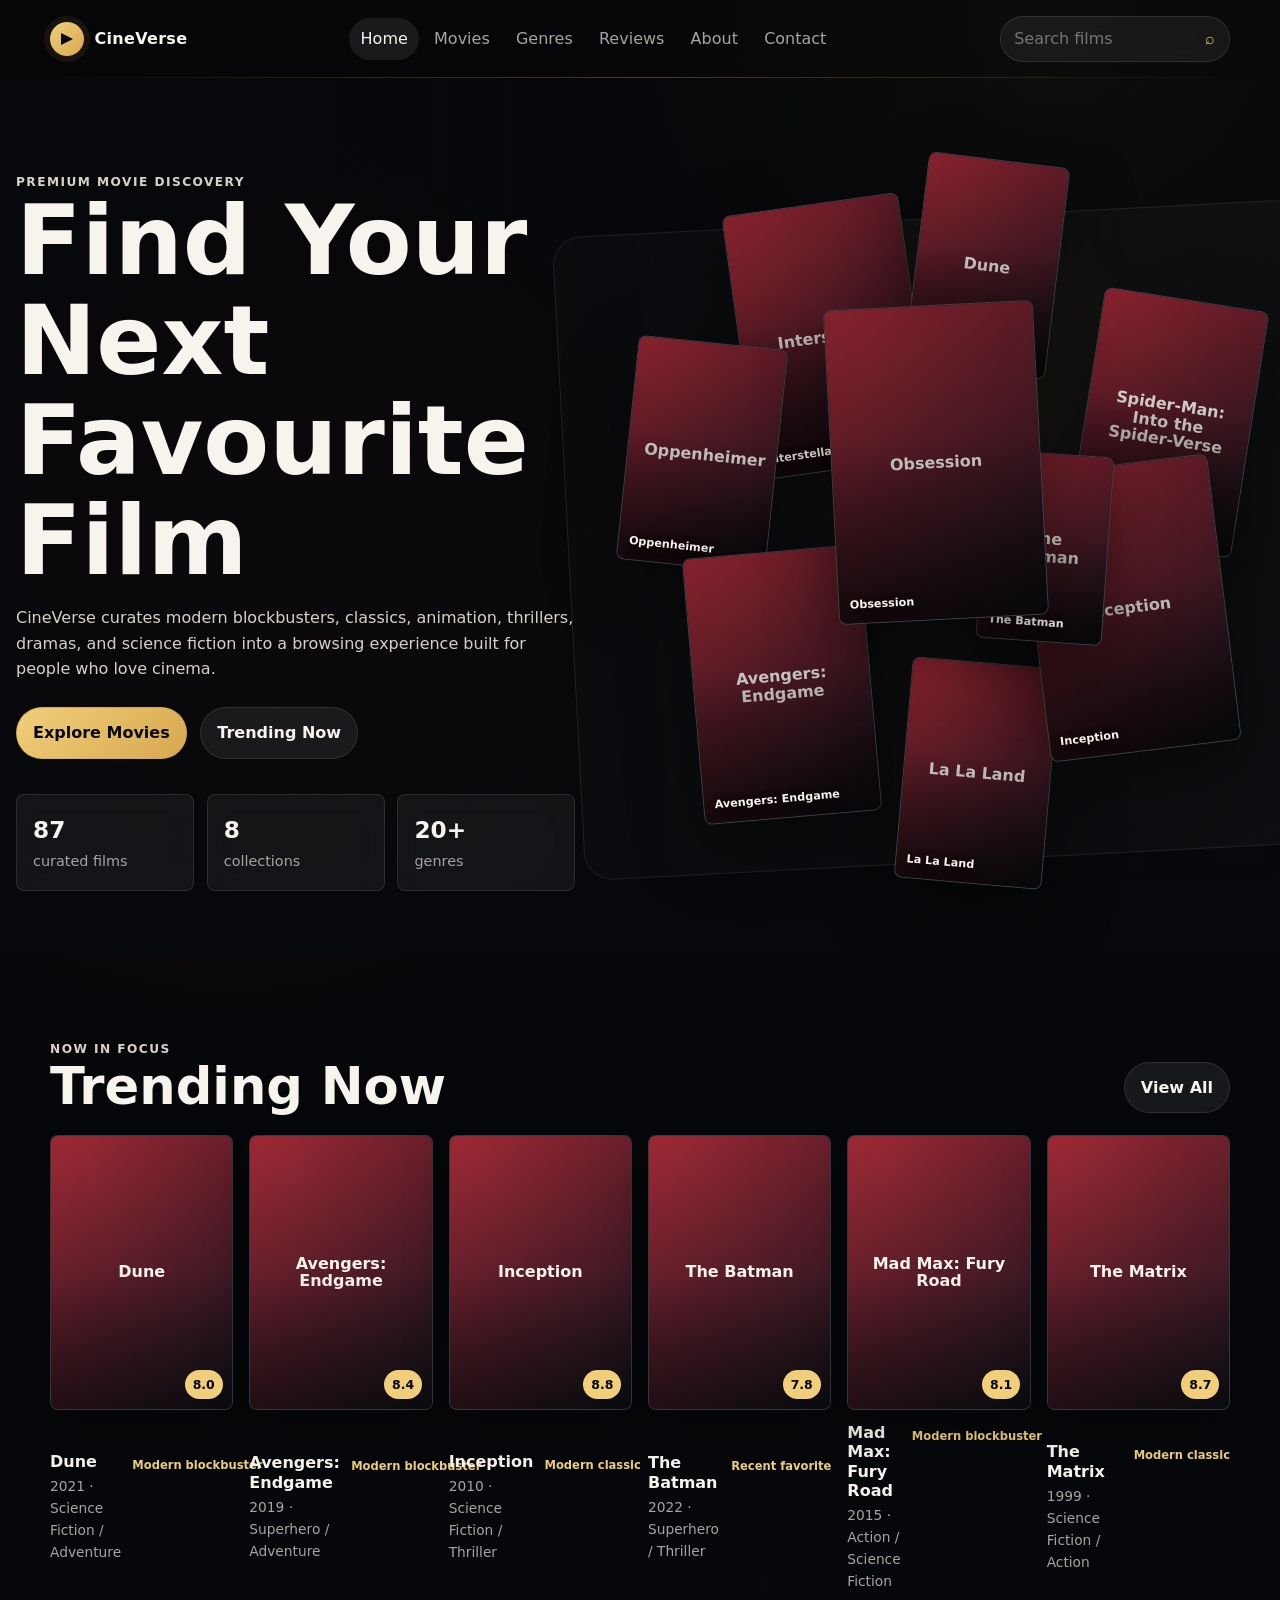
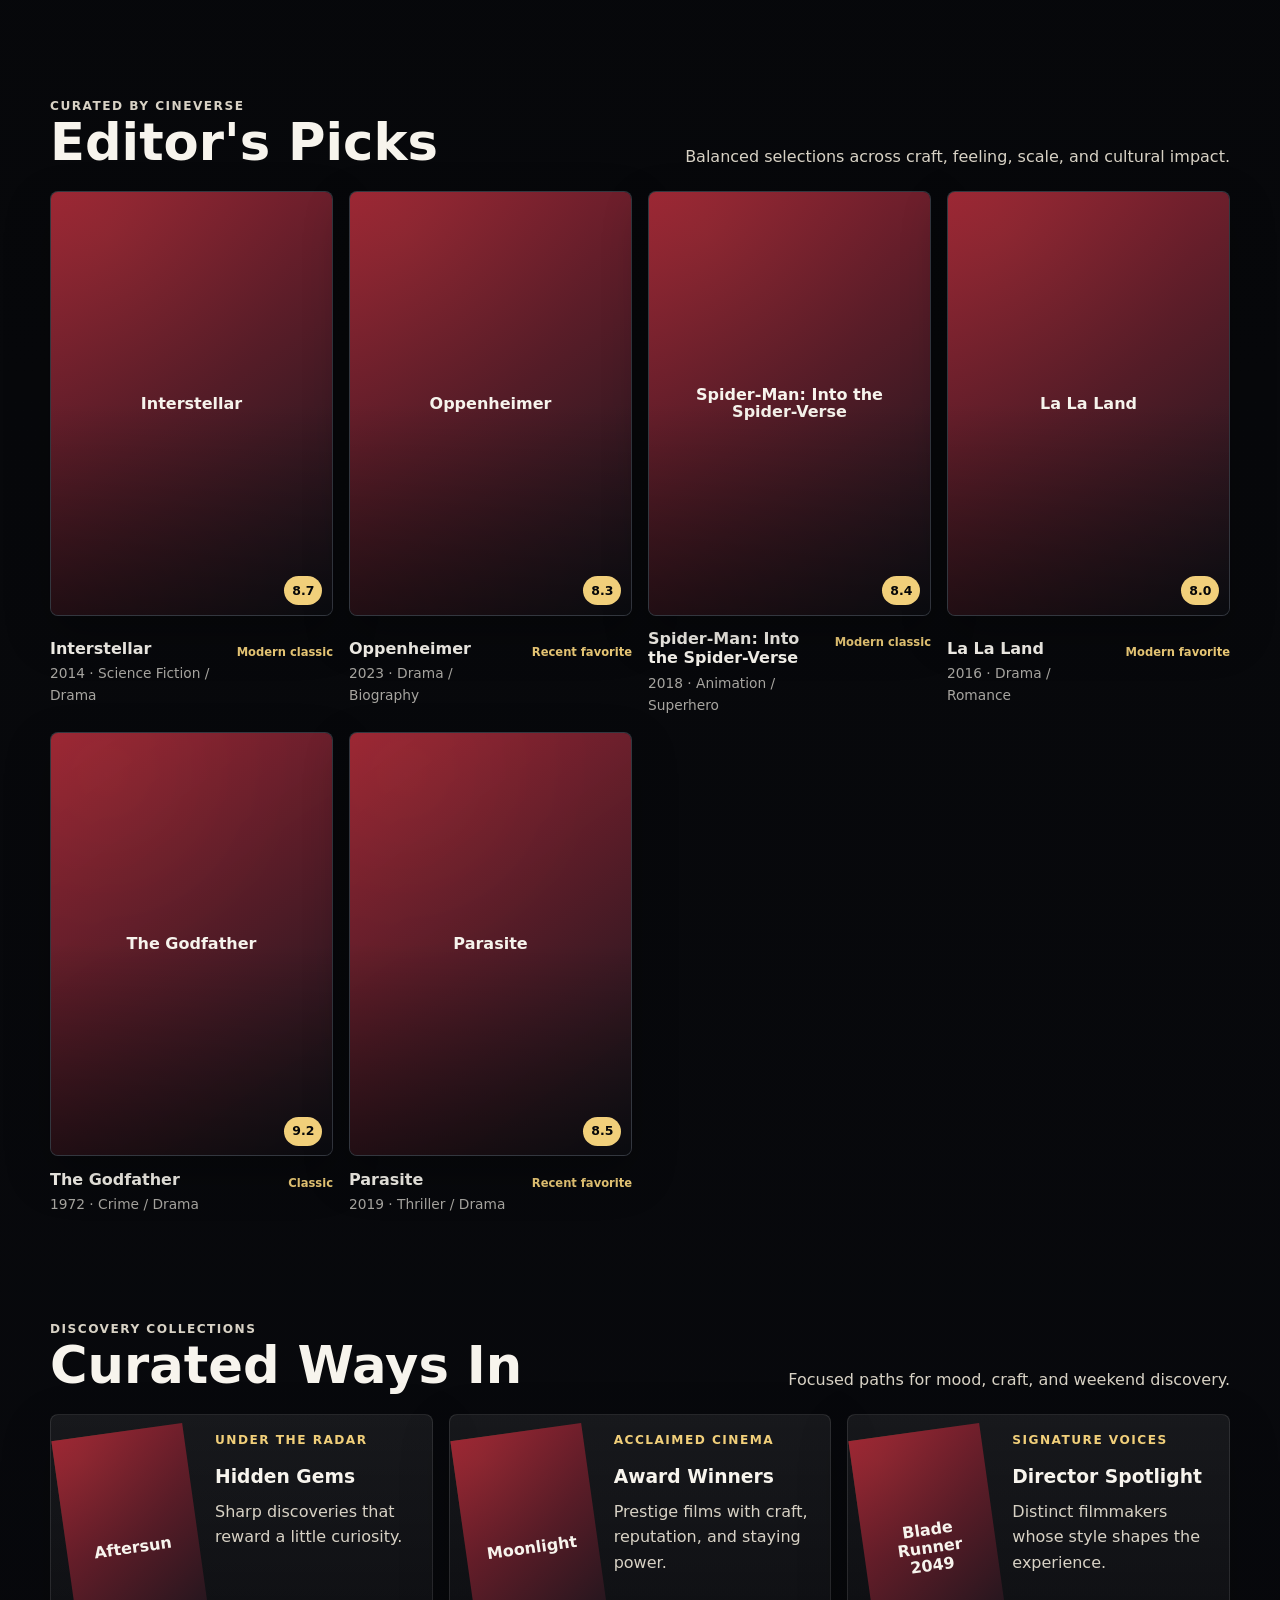
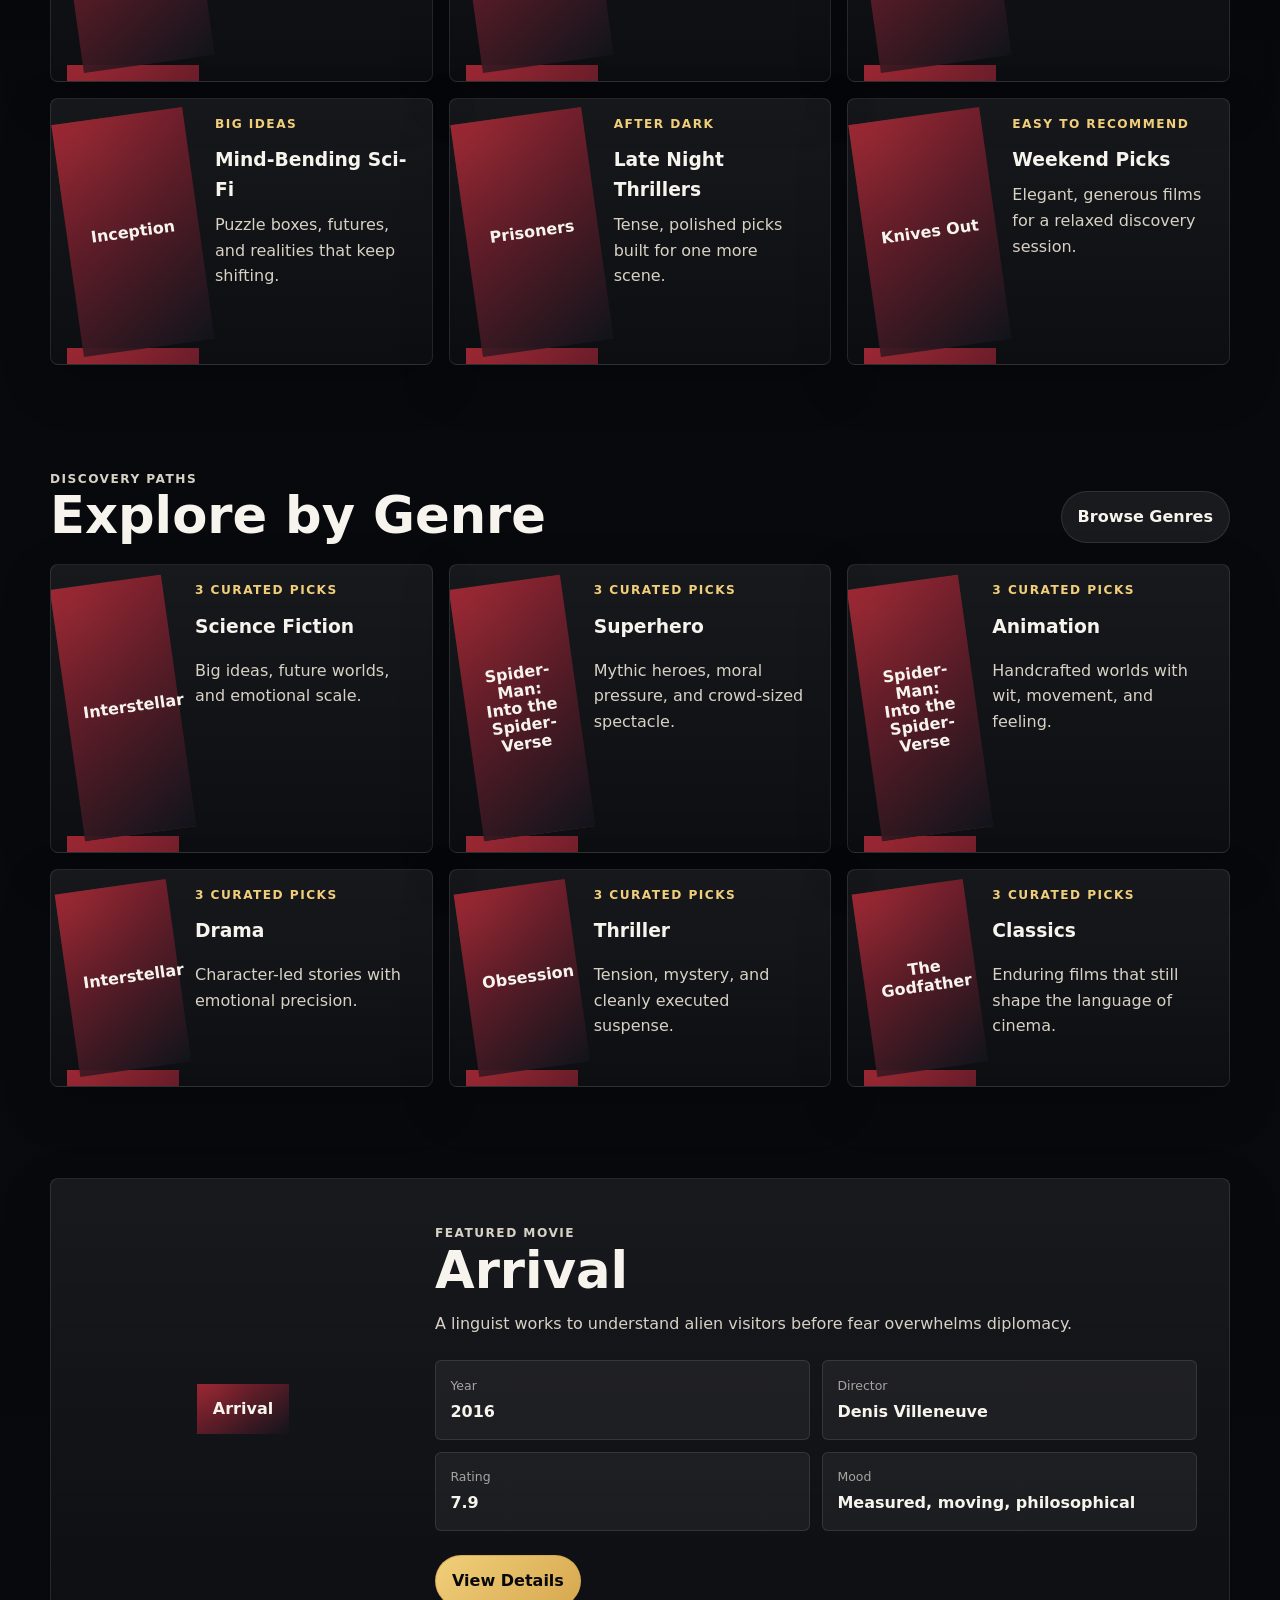
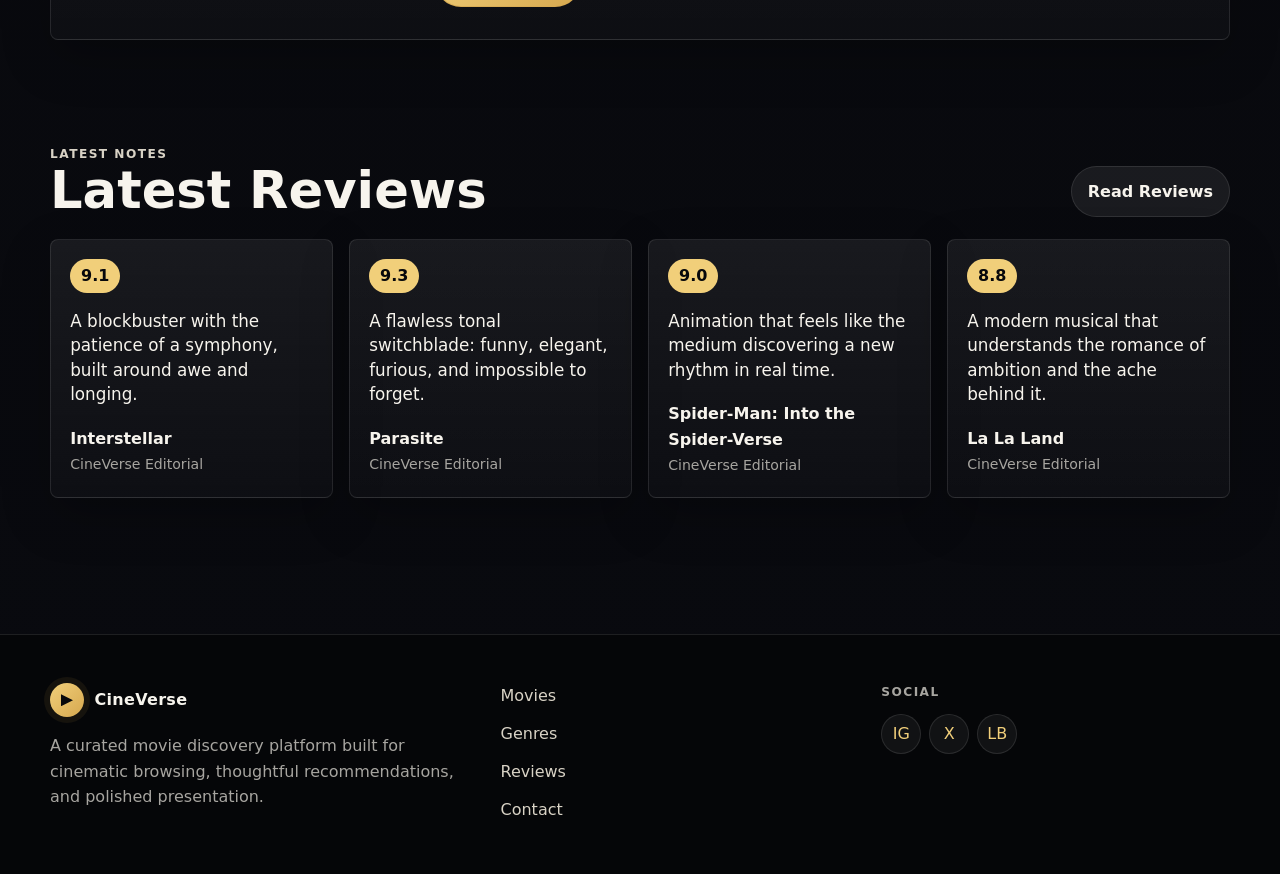
<file: index.html>
<!DOCTYPE html>
<html lang="en">
<head>
  <meta charset="UTF-8">
  <meta name="viewport" content="width=device-width, initial-scale=1.0">
  <meta name="description" content="CineVerse is a premium movie discovery platform for curated films, genres, reviews, and cinematic collections.">
  <title>CineVerse | Premium Movie Discovery</title>
  <link rel="preconnect" href="https://image.tmdb.org">
  <link rel="stylesheet" href="css/styles.css">
</head>
<body data-page="home">
  <a class="skip-link" href="#main">Skip to content</a>
  <header class="site-header">
    <div class="nav-shell">
      <a class="brand" href="index.html" aria-label="CineVerse home"><span class="brand-mark"></span><span>CineVerse</span></a>
      <nav class="site-nav" id="site-navigation" aria-label="Primary navigation">
        <a href="index.html" data-nav-link="home">Home</a>
        <a href="movies.html" data-nav-link="movies">Movies</a>
        <a href="genres.html" data-nav-link="genres">Genres</a>
        <a href="reviews.html" data-nav-link="reviews">Reviews</a>
        <a href="about.html" data-nav-link="about">About</a>
        <a href="contact.html" data-nav-link="contact">Contact</a>
      </nav>
      <div class="nav-actions">
        <form class="nav-search" data-global-search role="search">
          <label class="sr-only" for="global-search-home">Search movies</label>
          <input id="global-search-home" type="search" placeholder="Search films">
          <button type="submit" aria-label="Search">⌕</button>
        </form>
        <button class="nav-toggle" type="button" aria-controls="site-navigation" aria-expanded="false" data-nav-toggle><span></span></button>
      </div>
    </div>
  </header>

  <main class="main" id="main">
    <section class="hero" aria-labelledby="home-title">
      <div class="hero-inner">
        <div class="hero-copy reveal">
          <p class="eyebrow">Premium Movie Discovery</p>
          <h1 id="home-title">Find Your Next Favourite Film</h1>
          <p>CineVerse curates modern blockbusters, classics, animation, thrillers, dramas, and science fiction into a browsing experience built for people who love cinema.</p>
          <div class="hero-actions">
            <a class="button button-primary" href="movies.html">Explore Movies</a>
            <a class="button button-secondary" href="#trending">Trending Now</a>
          </div>
          <div class="hero-metrics" aria-label="CineVerse highlights">
            <div class="metric"><strong>87</strong><span>curated films</span></div>
            <div class="metric"><strong>8</strong><span>collections</span></div>
            <div class="metric"><strong>20+</strong><span>genres</span></div>
          </div>
        </div>
        <div class="hero-collage" data-hero-collage aria-label="Curated cinematic poster collage"></div>
      </div>
    </section>

    <section class="section reveal" id="trending" aria-labelledby="trending-title">
      <div class="section-heading">
        <div>
          <p class="eyebrow">Now in focus</p>
          <h2 id="trending-title">Trending Now</h2>
        </div>
        <a class="button button-secondary" href="movies.html">View All</a>
      </div>
      <div class="poster-grid compact" data-trending-grid></div>
    </section>

    <section class="section reveal" aria-labelledby="editors-title">
      <div class="section-heading">
        <div>
          <p class="eyebrow">Curated by CineVerse</p>
          <h2 id="editors-title">Editor's Picks</h2>
        </div>
        <p>Balanced selections across craft, feeling, scale, and cultural impact.</p>
      </div>
      <div class="poster-grid" data-editors-grid></div>
    </section>

    <section class="section reveal" aria-labelledby="collections-title">
      <div class="section-heading">
        <div>
          <p class="eyebrow">Discovery collections</p>
          <h2 id="collections-title">Curated Ways In</h2>
        </div>
        <p>Focused paths for mood, craft, and weekend discovery.</p>
      </div>
      <div class="collection-grid" data-discovery-grid></div>
    </section>

    <section class="section reveal" aria-labelledby="genres-title">
      <div class="section-heading">
        <div>
          <p class="eyebrow">Discovery paths</p>
          <h2 id="genres-title">Explore by Genre</h2>
        </div>
        <a class="button button-secondary" href="genres.html">Browse Genres</a>
      </div>
      <div class="genre-grid" data-genre-grid></div>
    </section>

    <section class="section reveal" aria-labelledby="featured-title">
      <div class="feature-band" data-featured-movie id="featured-title"></div>
    </section>

    <section class="section reveal" aria-labelledby="reviews-title">
      <div class="section-heading">
        <div>
          <p class="eyebrow">Latest notes</p>
          <h2 id="reviews-title">Latest Reviews</h2>
        </div>
        <a class="button button-secondary" href="reviews.html">Read Reviews</a>
      </div>
      <div class="review-grid" data-review-grid></div>
    </section>
  </main>

  <footer class="site-footer">
    <div class="footer-inner">
      <div>
        <a class="brand" href="index.html"><span class="brand-mark"></span><span>CineVerse</span></a>
        <p>A curated movie discovery platform built for cinematic browsing, thoughtful recommendations, and polished presentation.</p>
      </div>
      <div class="footer-links" aria-label="Footer navigation">
        <a href="movies.html">Movies</a>
        <a href="genres.html">Genres</a>
        <a href="reviews.html">Reviews</a>
        <a href="contact.html">Contact</a>
      </div>
      <div>
        <p class="eyebrow">Social</p>
        <div class="social-row">
          <a href="#" aria-label="CineVerse on Instagram">IG</a>
          <a href="#" aria-label="CineVerse on X">X</a>
          <a href="#" aria-label="CineVerse on Letterboxd">LB</a>
        </div>
      </div>
    </div>
  </footer>
  <script src="js/data.js"></script>
  <script src="js/main.js"></script>
</body>
</html>
</file>
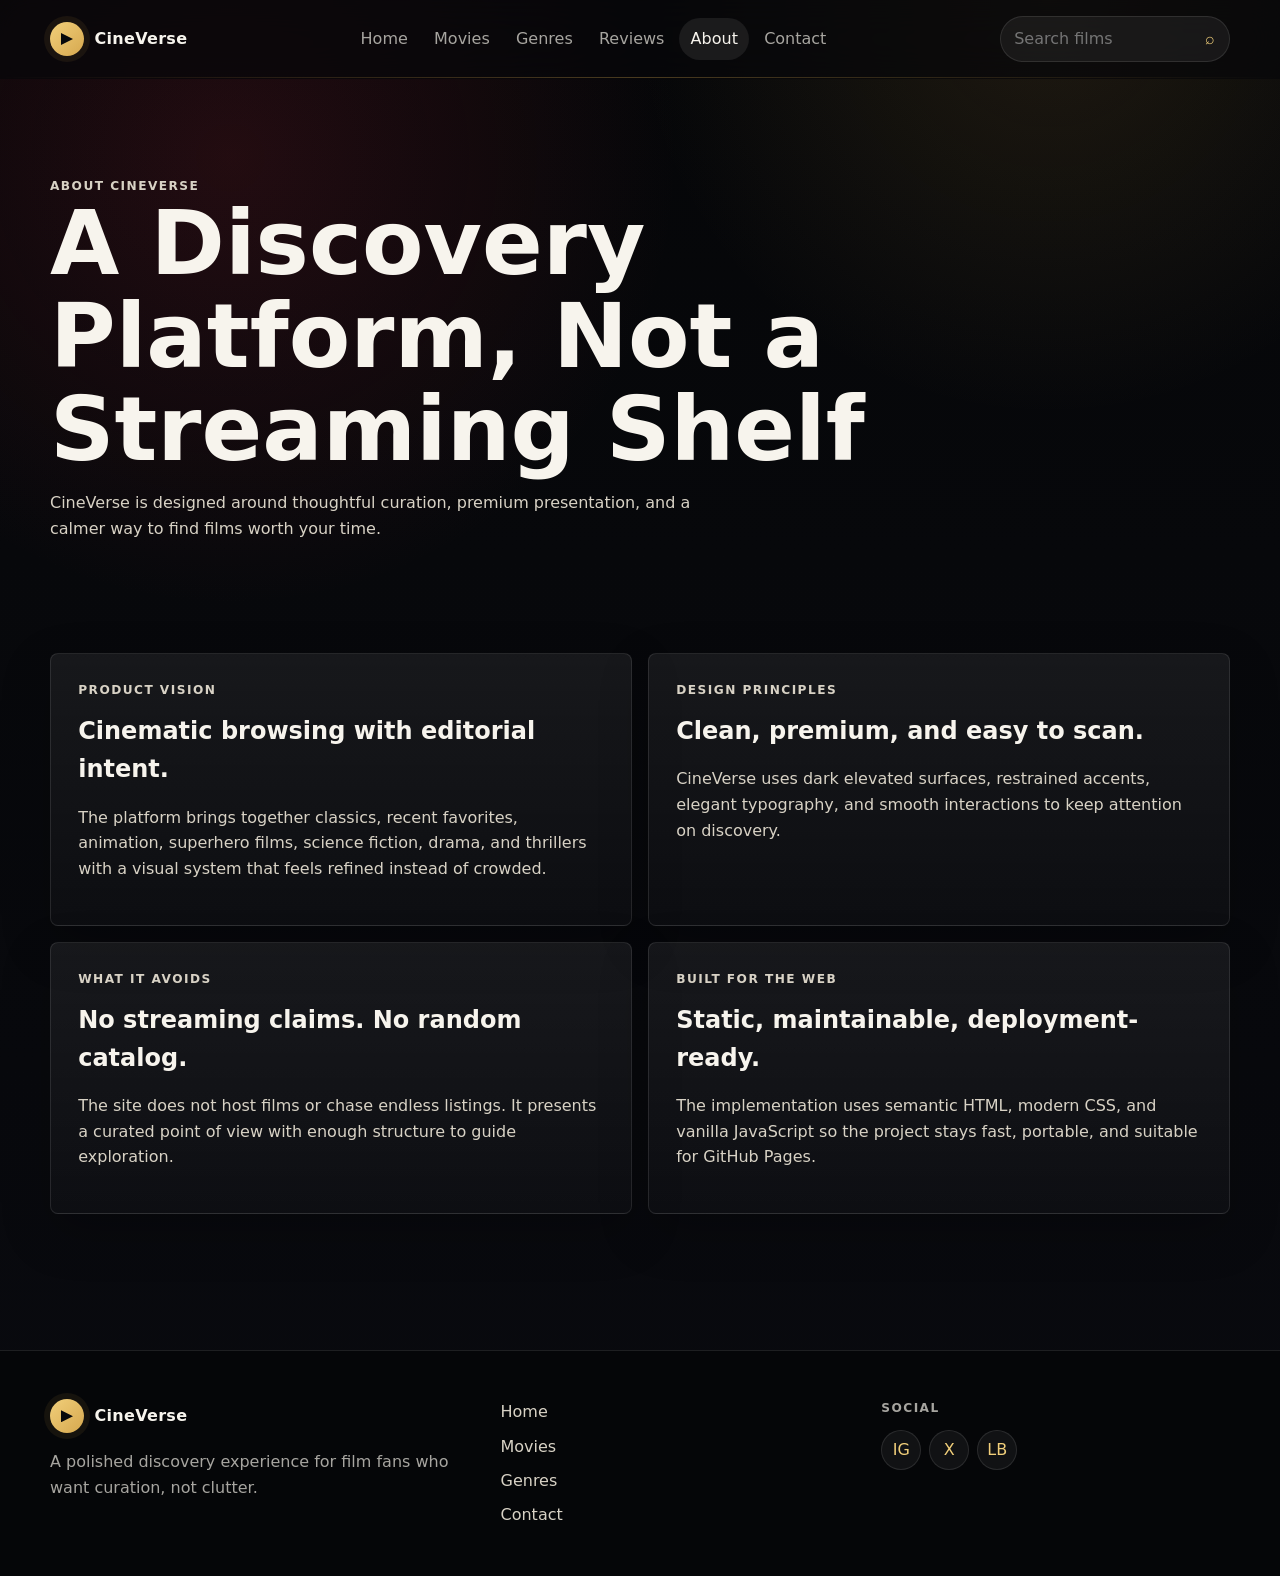
<file: about.html>
<!DOCTYPE html>
<html lang="en">
<head>
  <meta charset="UTF-8">
  <meta name="viewport" content="width=device-width, initial-scale=1.0">
  <meta name="description" content="Learn about CineVerse, a premium movie discovery platform focused on curation and cinematic browsing.">
  <title>About | CineVerse</title>
  <link rel="stylesheet" href="css/styles.css">
</head>
<body data-page="about">
  <a class="skip-link" href="#main">Skip to content</a>
  <header class="site-header">
    <div class="nav-shell">
      <a class="brand" href="index.html" aria-label="CineVerse home"><span class="brand-mark"></span><span>CineVerse</span></a>
      <nav class="site-nav" id="site-navigation" aria-label="Primary navigation">
        <a href="index.html" data-nav-link="home">Home</a><a href="movies.html" data-nav-link="movies">Movies</a><a href="genres.html" data-nav-link="genres">Genres</a><a href="reviews.html" data-nav-link="reviews">Reviews</a><a href="about.html" data-nav-link="about">About</a><a href="contact.html" data-nav-link="contact">Contact</a>
      </nav>
      <div class="nav-actions"><form class="nav-search" data-global-search role="search"><label class="sr-only" for="global-search-about">Search movies</label><input id="global-search-about" type="search" placeholder="Search films"><button type="submit" aria-label="Search">⌕</button></form><button class="nav-toggle" type="button" aria-controls="site-navigation" aria-expanded="false" data-nav-toggle><span></span></button></div>
    </div>
  </header>
  <main class="main" id="main">
    <section class="page-hero reveal">
      <p class="eyebrow">About CineVerse</p>
      <h1>A Discovery Platform, Not a Streaming Shelf</h1>
      <p>CineVerse is designed around thoughtful curation, premium presentation, and a calmer way to find films worth your time.</p>
    </section>
    <section class="section reveal">
      <div class="content-grid">
        <article class="content-panel">
          <p class="eyebrow">Product vision</p>
          <h2>Cinematic browsing with editorial intent.</h2>
          <p>The platform brings together classics, recent favorites, animation, superhero films, science fiction, drama, and thrillers with a visual system that feels refined instead of crowded.</p>
        </article>
        <article class="content-panel">
          <p class="eyebrow">Design principles</p>
          <h2>Clean, premium, and easy to scan.</h2>
          <p>CineVerse uses dark elevated surfaces, restrained accents, elegant typography, and smooth interactions to keep attention on discovery.</p>
        </article>
        <article class="content-panel">
          <p class="eyebrow">What it avoids</p>
          <h2>No streaming claims. No random catalog.</h2>
          <p>The site does not host films or chase endless listings. It presents a curated point of view with enough structure to guide exploration.</p>
        </article>
        <article class="content-panel">
          <p class="eyebrow">Built for the web</p>
          <h2>Static, maintainable, deployment-ready.</h2>
          <p>The implementation uses semantic HTML, modern CSS, and vanilla JavaScript so the project stays fast, portable, and suitable for GitHub Pages.</p>
        </article>
      </div>
    </section>
  </main>
  <footer class="site-footer">
    <div class="footer-inner">
      <div><a class="brand" href="index.html"><span class="brand-mark"></span><span>CineVerse</span></a><p>A polished discovery experience for film fans who want curation, not clutter.</p></div>
      <div class="footer-links"><a href="index.html">Home</a><a href="movies.html">Movies</a><a href="genres.html">Genres</a><a href="contact.html">Contact</a></div>
      <div><p class="eyebrow">Social</p><div class="social-row"><a href="#" aria-label="Instagram">IG</a><a href="#" aria-label="X">X</a><a href="#" aria-label="Letterboxd">LB</a></div></div>
    </div>
  </footer>
  <script src="js/data.js"></script>
  <script src="js/main.js"></script>
</body>
</html>
</file>
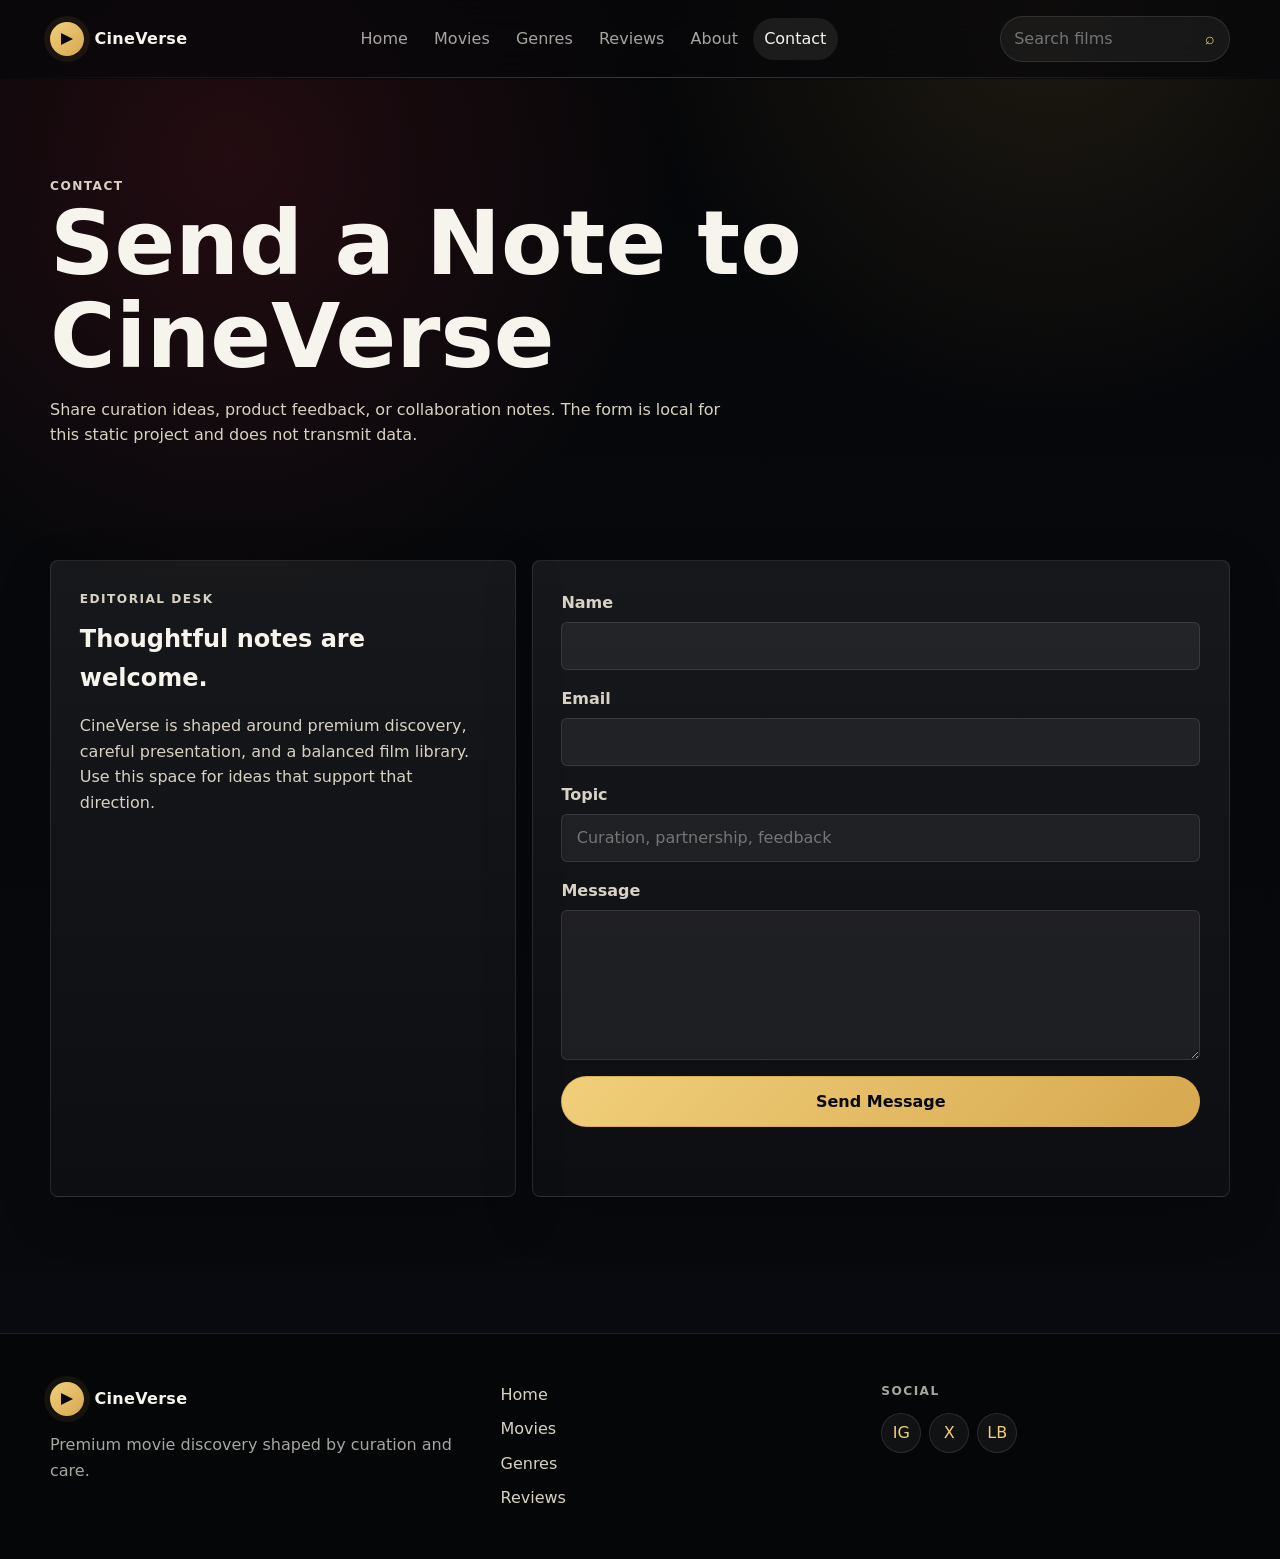
<file: contact.html>
<!DOCTYPE html>
<html lang="en">
<head>
  <meta charset="UTF-8">
  <meta name="viewport" content="width=device-width, initial-scale=1.0">
  <meta name="description" content="Contact the CineVerse team with partnership notes, curation ideas, or product feedback.">
  <title>Contact | CineVerse</title>
  <link rel="stylesheet" href="css/styles.css">
</head>
<body data-page="contact">
  <a class="skip-link" href="#main">Skip to content</a>
  <header class="site-header">
    <div class="nav-shell">
      <a class="brand" href="index.html" aria-label="CineVerse home"><span class="brand-mark"></span><span>CineVerse</span></a>
      <nav class="site-nav" id="site-navigation" aria-label="Primary navigation">
        <a href="index.html" data-nav-link="home">Home</a><a href="movies.html" data-nav-link="movies">Movies</a><a href="genres.html" data-nav-link="genres">Genres</a><a href="reviews.html" data-nav-link="reviews">Reviews</a><a href="about.html" data-nav-link="about">About</a><a href="contact.html" data-nav-link="contact">Contact</a>
      </nav>
      <div class="nav-actions"><form class="nav-search" data-global-search role="search"><label class="sr-only" for="global-search-contact">Search movies</label><input id="global-search-contact" type="search" placeholder="Search films"><button type="submit" aria-label="Search">⌕</button></form><button class="nav-toggle" type="button" aria-controls="site-navigation" aria-expanded="false" data-nav-toggle><span></span></button></div>
    </div>
  </header>
  <main class="main" id="main">
    <section class="page-hero reveal">
      <p class="eyebrow">Contact</p>
      <h1>Send a Note to CineVerse</h1>
      <p>Share curation ideas, product feedback, or collaboration notes. The form is local for this static project and does not transmit data.</p>
    </section>
    <section class="section reveal">
      <div class="contact-layout">
        <aside class="contact-card">
          <p class="eyebrow">Editorial desk</p>
          <h2>Thoughtful notes are welcome.</h2>
          <p>CineVerse is shaped around premium discovery, careful presentation, and a balanced film library. Use this space for ideas that support that direction.</p>
        </aside>
        <form class="contact-card contact-form" data-contact-form>
          <div class="form-row">
            <label for="name">Name</label>
            <input id="name" name="name" type="text" autocomplete="name" required>
          </div>
          <div class="form-row">
            <label for="email">Email</label>
            <input id="email" name="email" type="email" autocomplete="email" required>
          </div>
          <div class="form-row">
            <label for="topic">Topic</label>
            <input id="topic" name="topic" type="text" placeholder="Curation, partnership, feedback">
          </div>
          <div class="form-row">
            <label for="message">Message</label>
            <textarea id="message" name="message" required></textarea>
          </div>
          <button class="button button-primary" type="submit">Send Message</button>
          <p class="form-status" data-form-status aria-live="polite"></p>
        </form>
      </div>
    </section>
  </main>
  <footer class="site-footer">
    <div class="footer-inner">
      <div><a class="brand" href="index.html"><span class="brand-mark"></span><span>CineVerse</span></a><p>Premium movie discovery shaped by curation and care.</p></div>
      <div class="footer-links"><a href="index.html">Home</a><a href="movies.html">Movies</a><a href="genres.html">Genres</a><a href="reviews.html">Reviews</a></div>
      <div><p class="eyebrow">Social</p><div class="social-row"><a href="#" aria-label="Instagram">IG</a><a href="#" aria-label="X">X</a><a href="#" aria-label="Letterboxd">LB</a></div></div>
    </div>
  </footer>
  <script src="js/data.js"></script>
  <script src="js/main.js"></script>
</body>
</html>
</file>
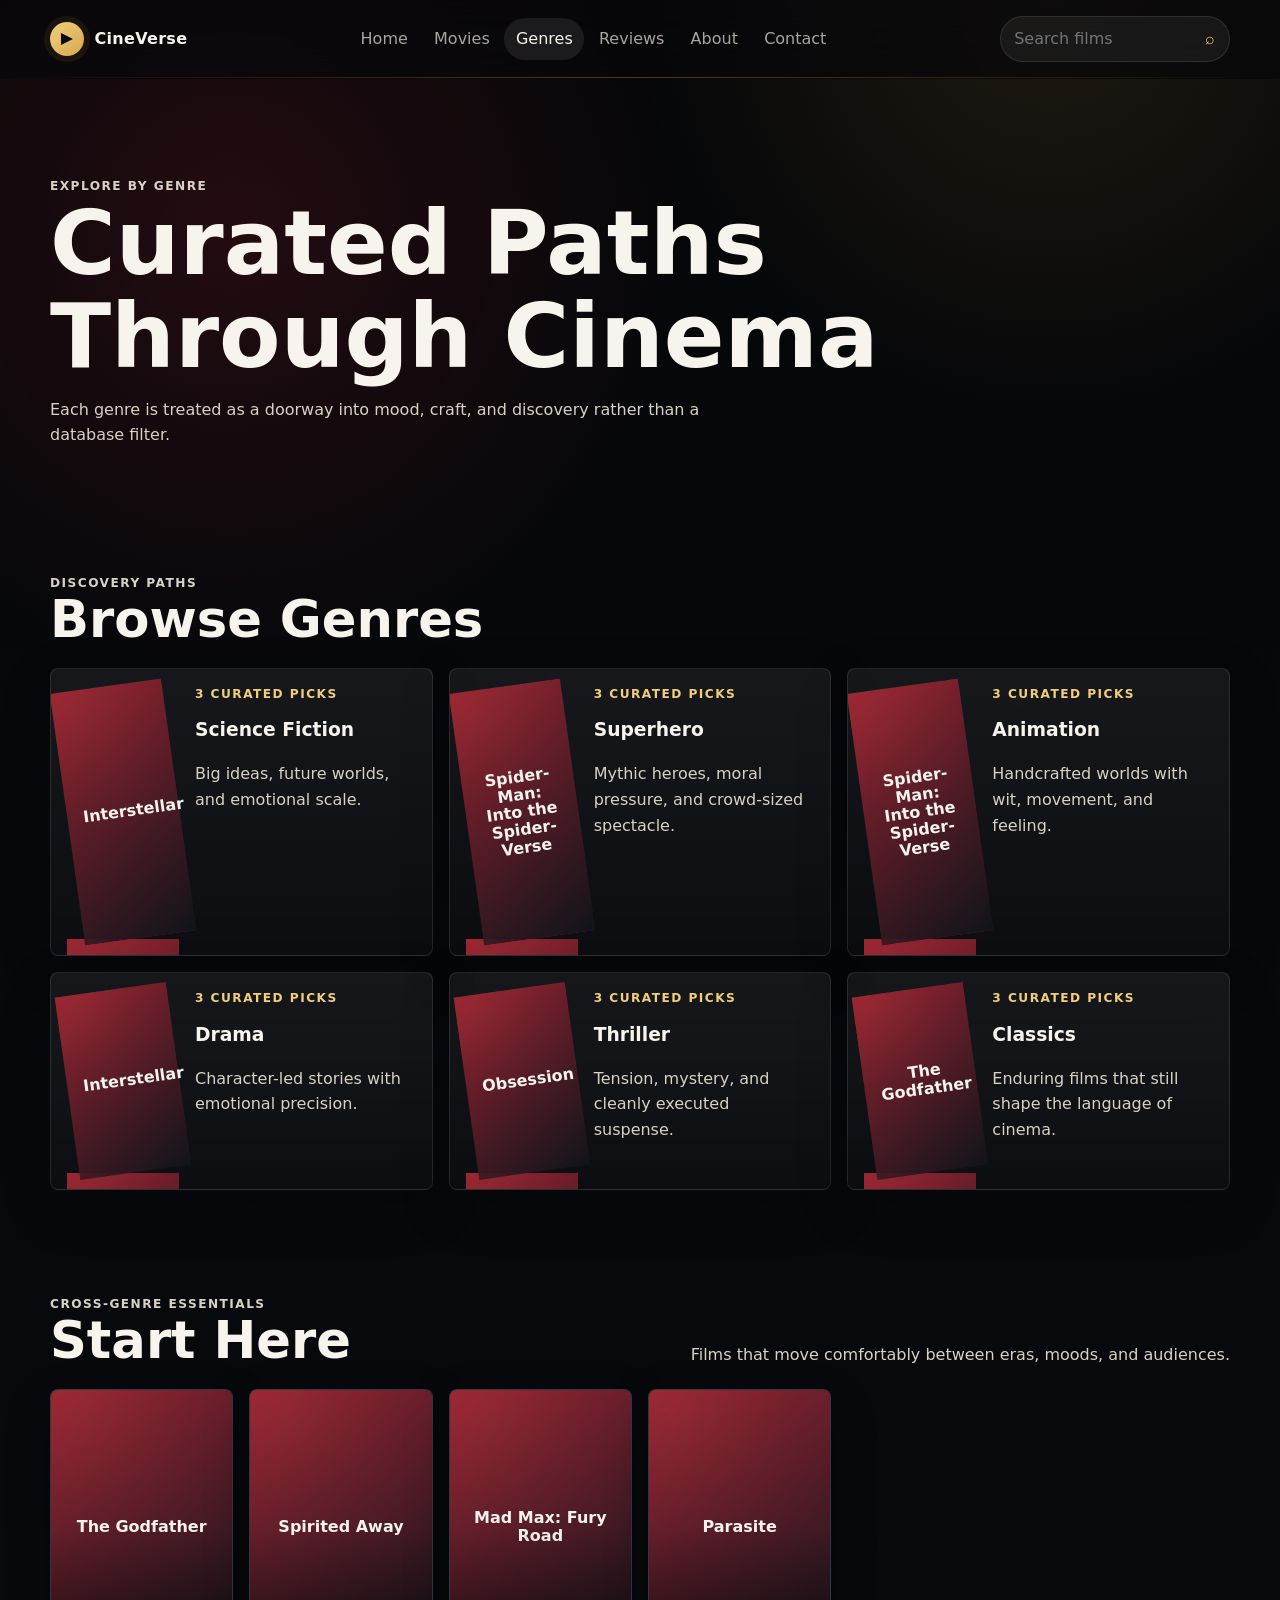
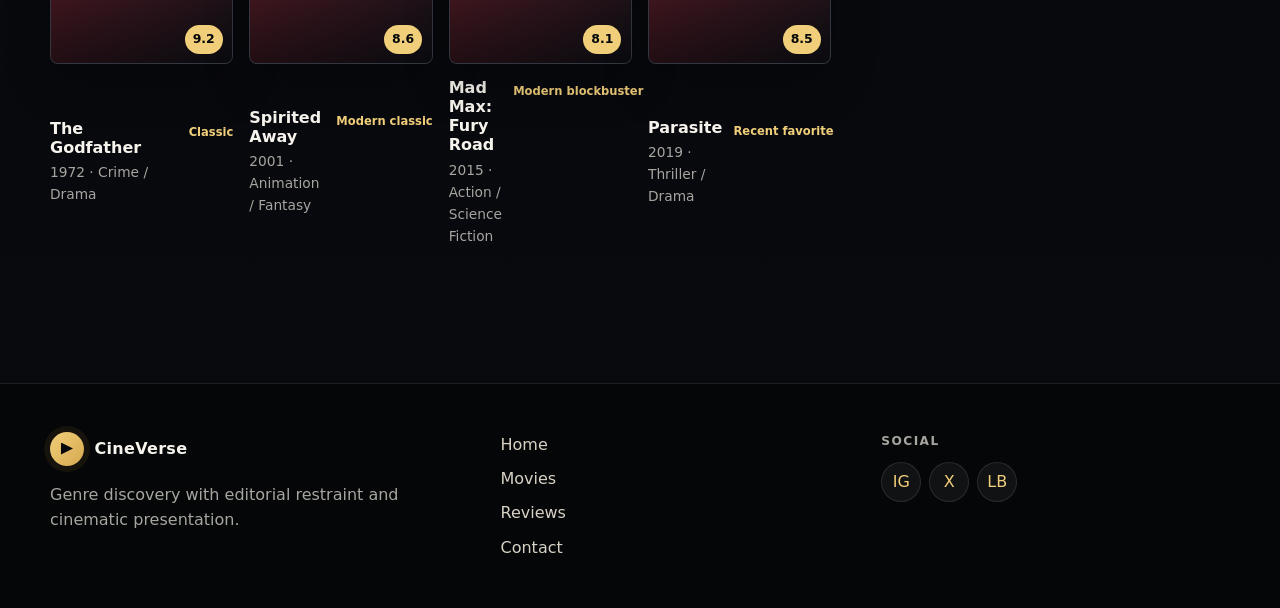
<file: genres.html>
<!DOCTYPE html>
<html lang="en">
<head>
  <meta charset="UTF-8">
  <meta name="viewport" content="width=device-width, initial-scale=1.0">
  <meta name="description" content="Explore curated CineVerse movie genres including science fiction, superhero films, animation, drama, thrillers, and classics.">
  <title>Genres | CineVerse</title>
  <link rel="preconnect" href="https://image.tmdb.org">
  <link rel="stylesheet" href="css/styles.css">
</head>
<body data-page="genres">
  <a class="skip-link" href="#main">Skip to content</a>
  <header class="site-header">
    <div class="nav-shell">
      <a class="brand" href="index.html" aria-label="CineVerse home"><span class="brand-mark"></span><span>CineVerse</span></a>
      <nav class="site-nav" id="site-navigation" aria-label="Primary navigation">
        <a href="index.html" data-nav-link="home">Home</a><a href="movies.html" data-nav-link="movies">Movies</a><a href="genres.html" data-nav-link="genres">Genres</a><a href="reviews.html" data-nav-link="reviews">Reviews</a><a href="about.html" data-nav-link="about">About</a><a href="contact.html" data-nav-link="contact">Contact</a>
      </nav>
      <div class="nav-actions"><form class="nav-search" data-global-search role="search"><label class="sr-only" for="global-search-genres">Search movies</label><input id="global-search-genres" type="search" placeholder="Search films"><button type="submit" aria-label="Search">⌕</button></form><button class="nav-toggle" type="button" aria-controls="site-navigation" aria-expanded="false" data-nav-toggle><span></span></button></div>
    </div>
  </header>
  <main class="main" id="main">
    <section class="page-hero reveal">
      <p class="eyebrow">Explore by Genre</p>
      <h1>Curated Paths Through Cinema</h1>
      <p>Each genre is treated as a doorway into mood, craft, and discovery rather than a database filter.</p>
    </section>
    <section class="section reveal" aria-labelledby="genre-title">
      <div class="section-heading">
        <div><p class="eyebrow">Discovery paths</p><h2 id="genre-title">Browse Genres</h2></div>
      </div>
      <div class="genre-grid" data-genre-grid></div>
    </section>
    <section class="section reveal" aria-labelledby="related-title">
      <div class="section-heading">
        <div><p class="eyebrow">Cross-genre essentials</p><h2 id="related-title">Start Here</h2></div>
        <p>Films that move comfortably between eras, moods, and audiences.</p>
      </div>
      <div class="poster-grid compact" data-related-grid></div>
    </section>
  </main>
  <footer class="site-footer">
    <div class="footer-inner">
      <div><a class="brand" href="index.html"><span class="brand-mark"></span><span>CineVerse</span></a><p>Genre discovery with editorial restraint and cinematic presentation.</p></div>
      <div class="footer-links"><a href="index.html">Home</a><a href="movies.html">Movies</a><a href="reviews.html">Reviews</a><a href="contact.html">Contact</a></div>
      <div><p class="eyebrow">Social</p><div class="social-row"><a href="#" aria-label="Instagram">IG</a><a href="#" aria-label="X">X</a><a href="#" aria-label="Letterboxd">LB</a></div></div>
    </div>
  </footer>
  <script src="js/data.js"></script>
  <script src="js/main.js"></script>
</body>
</html>
</file>
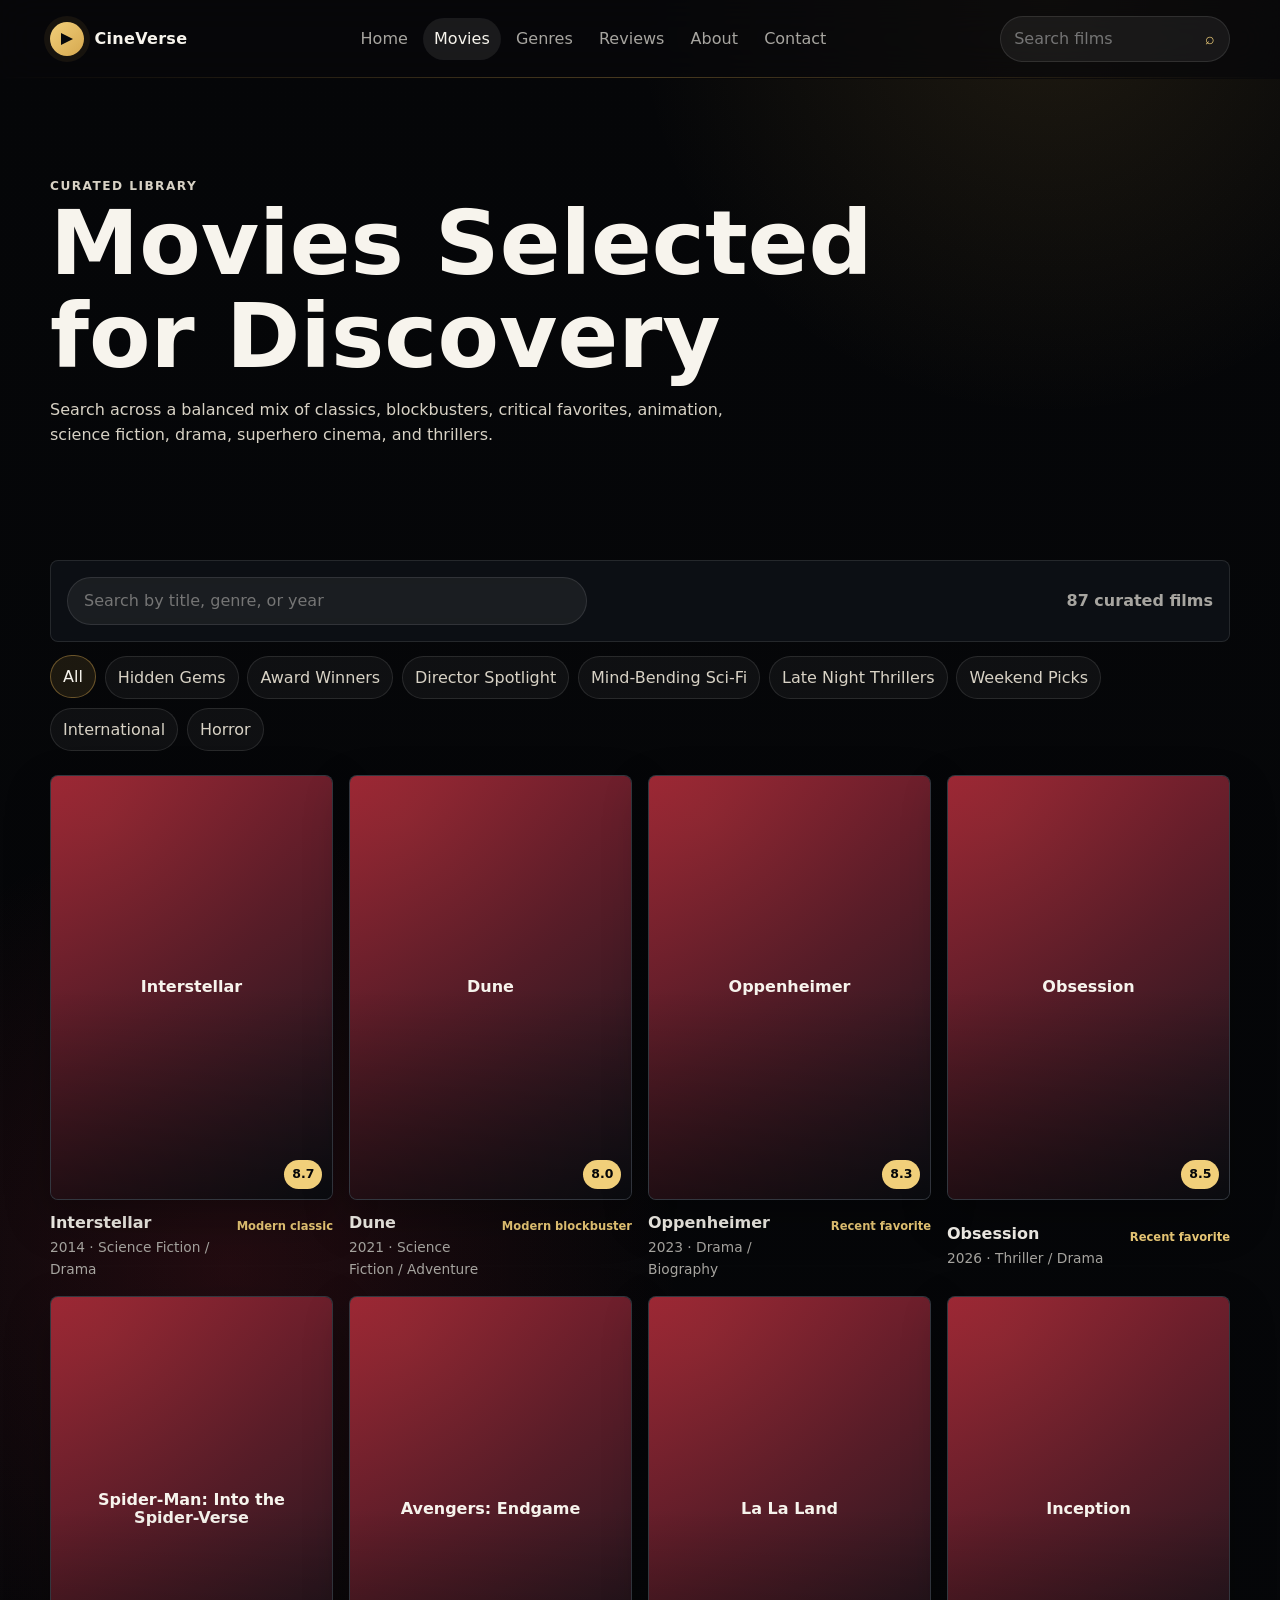
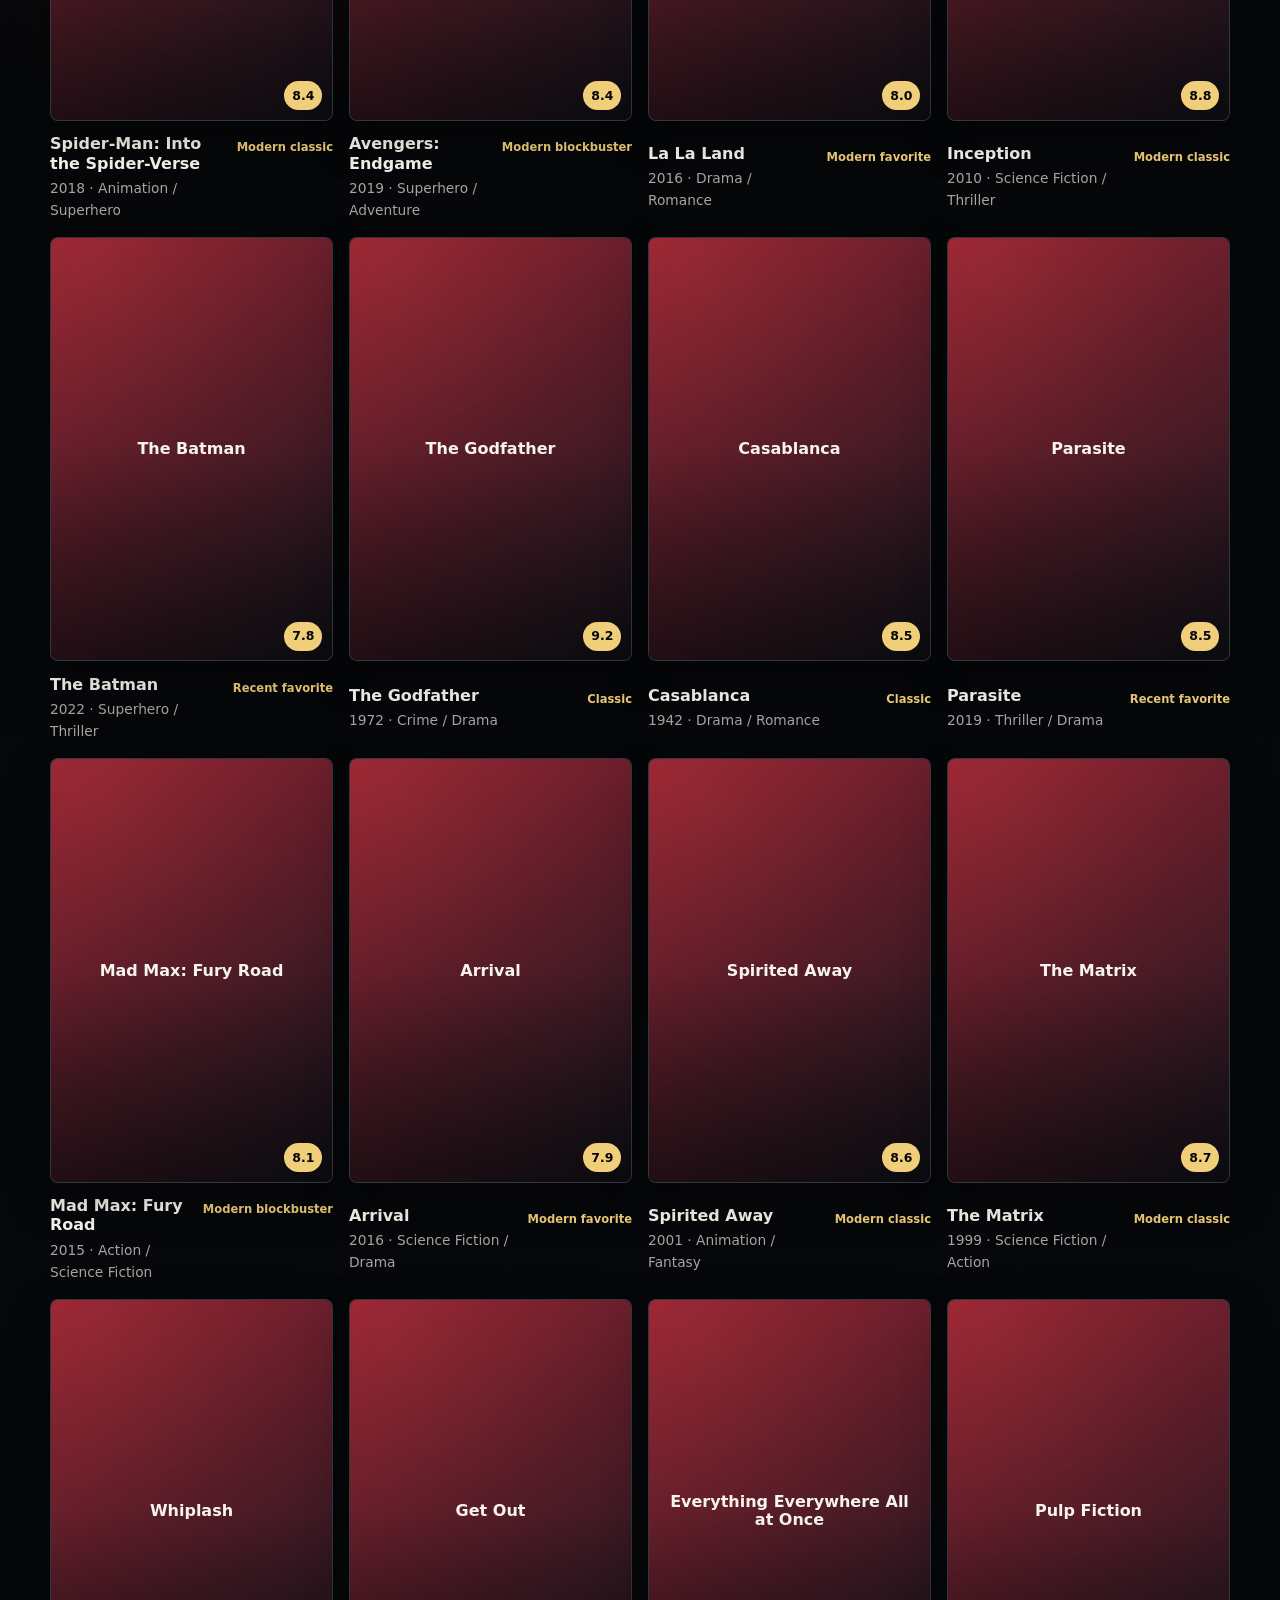
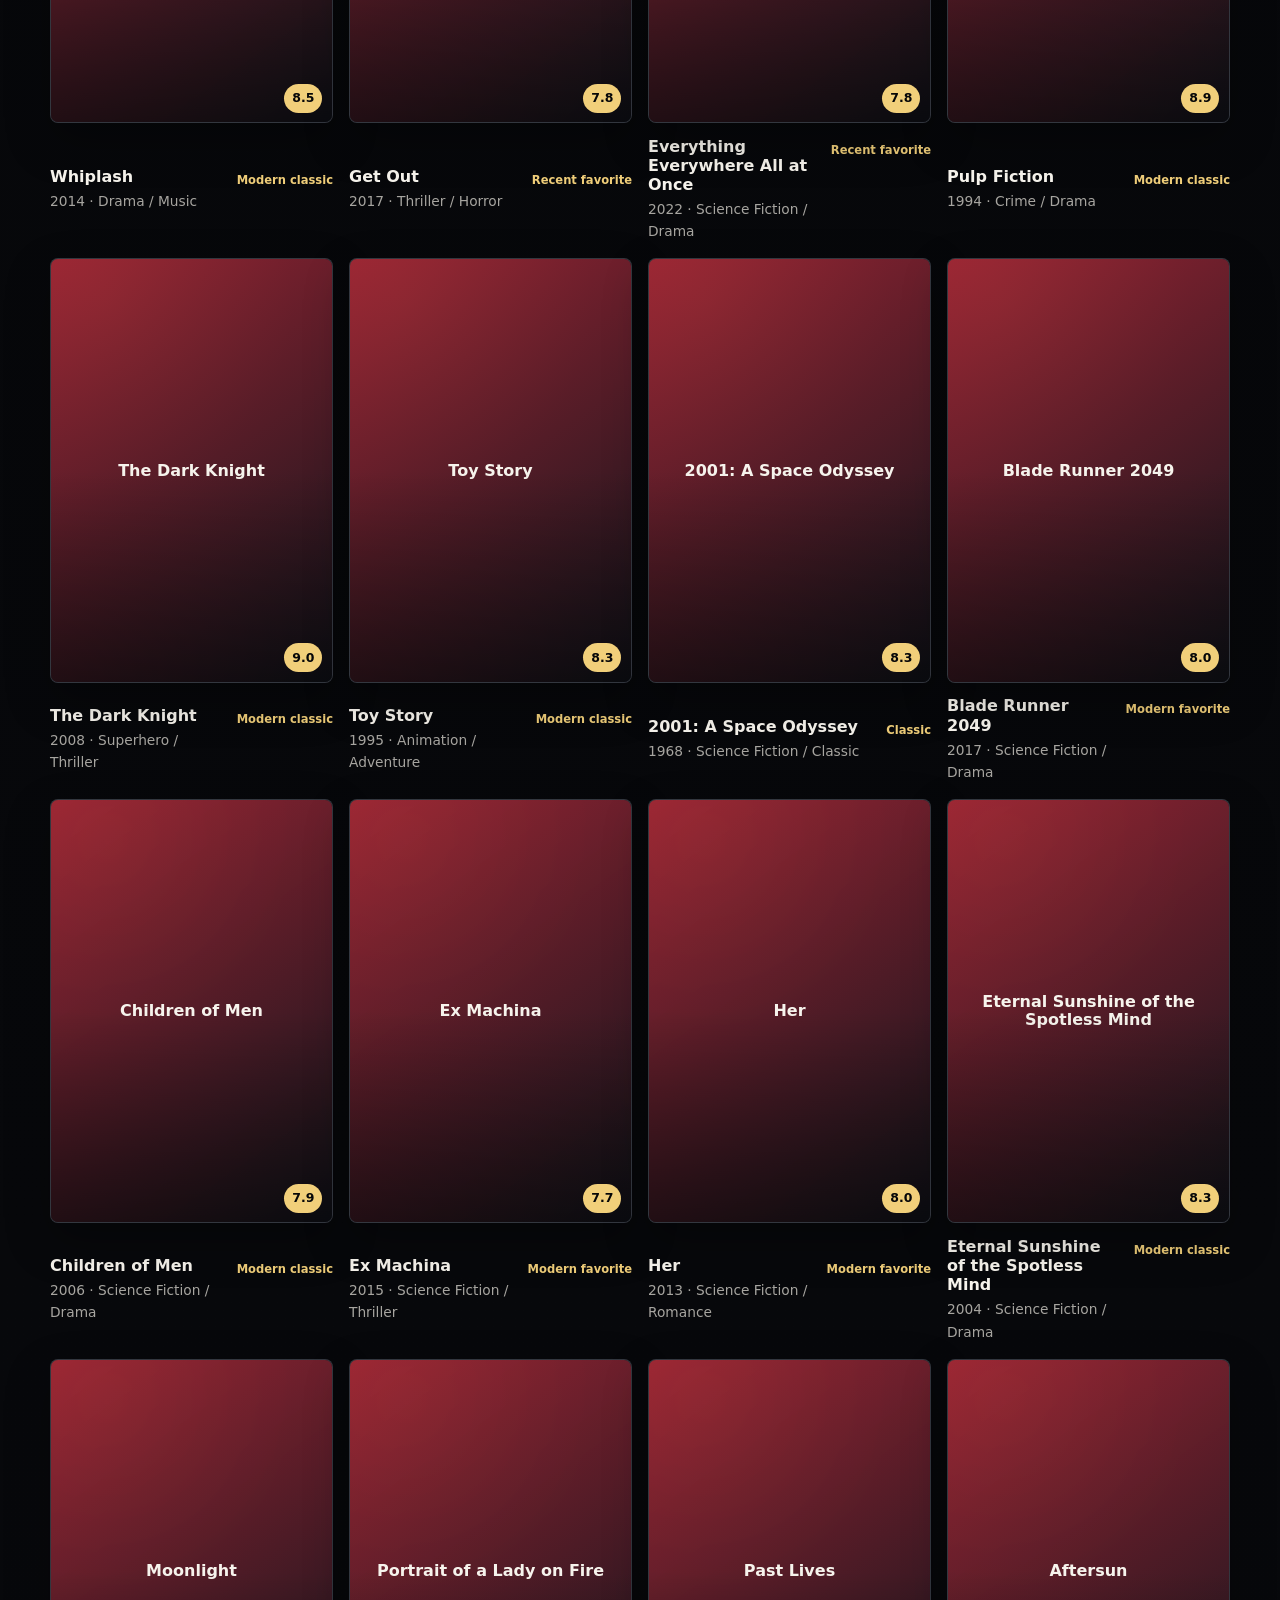
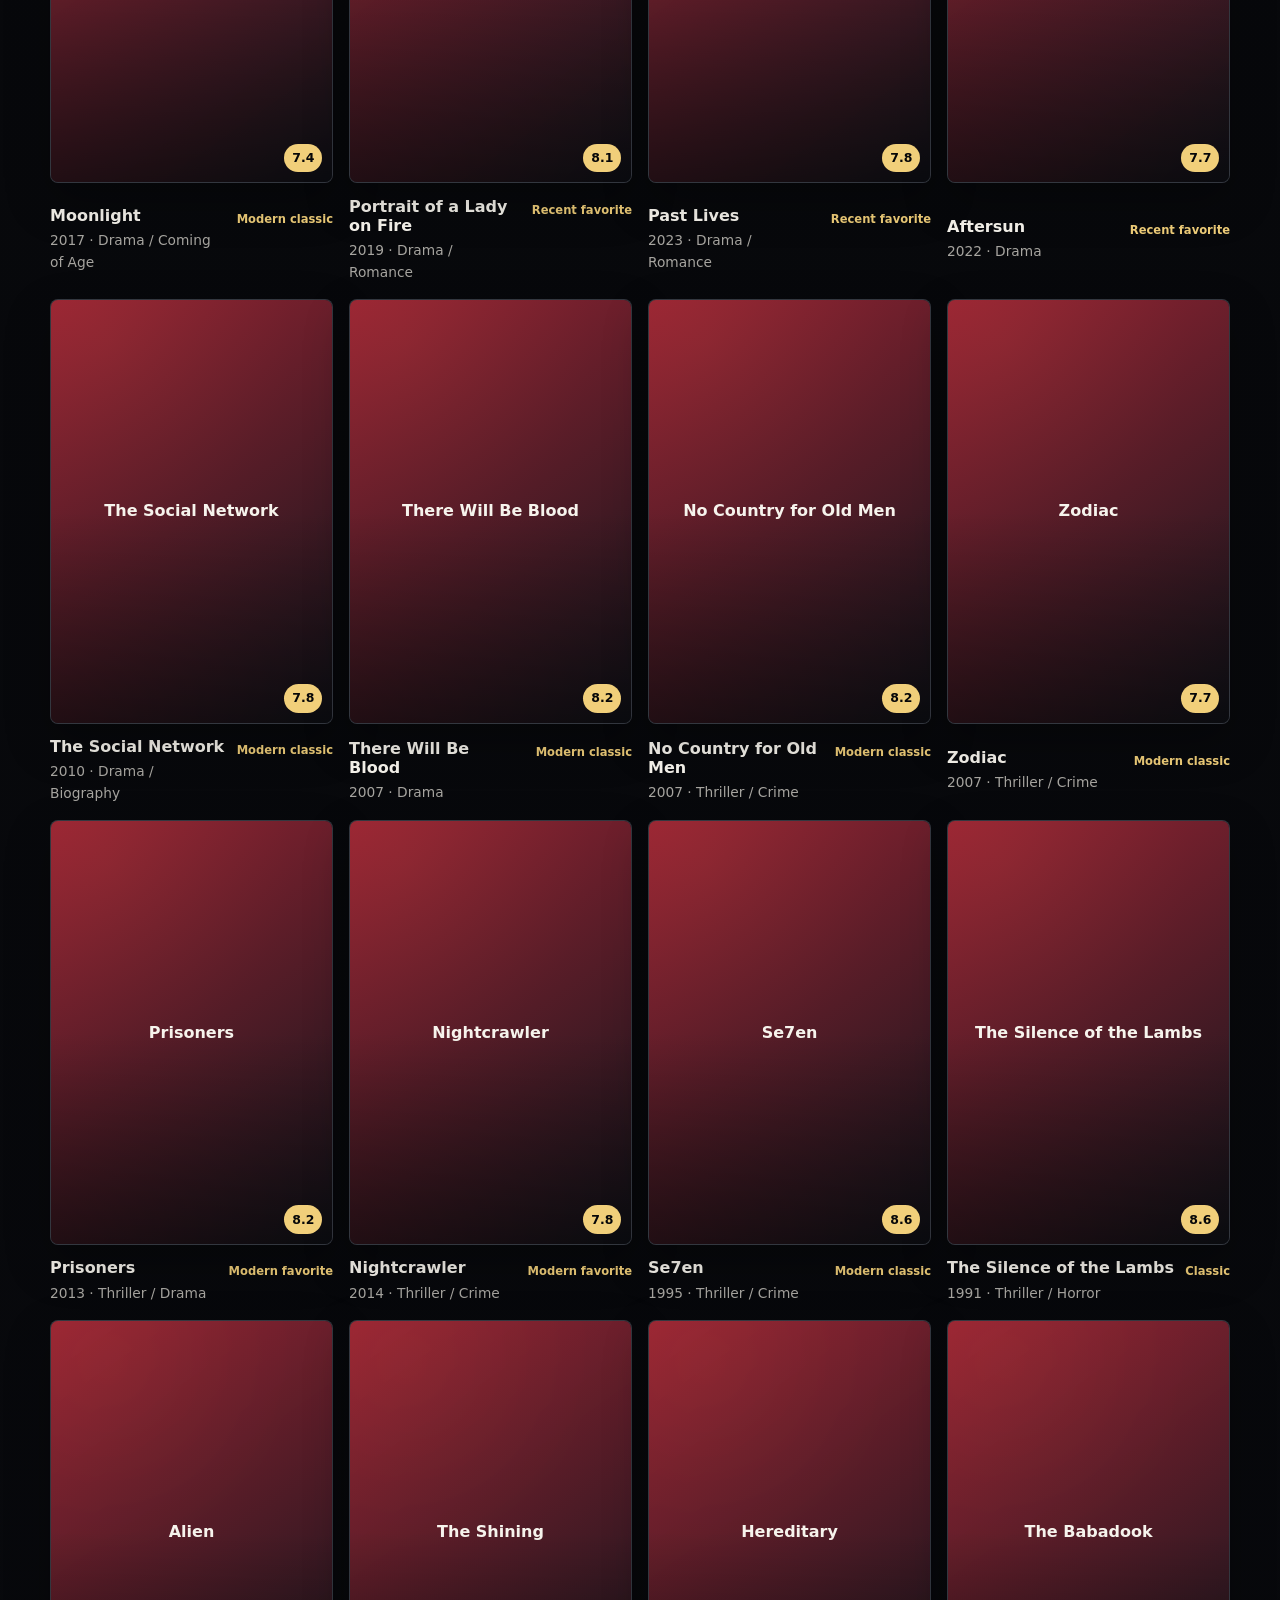
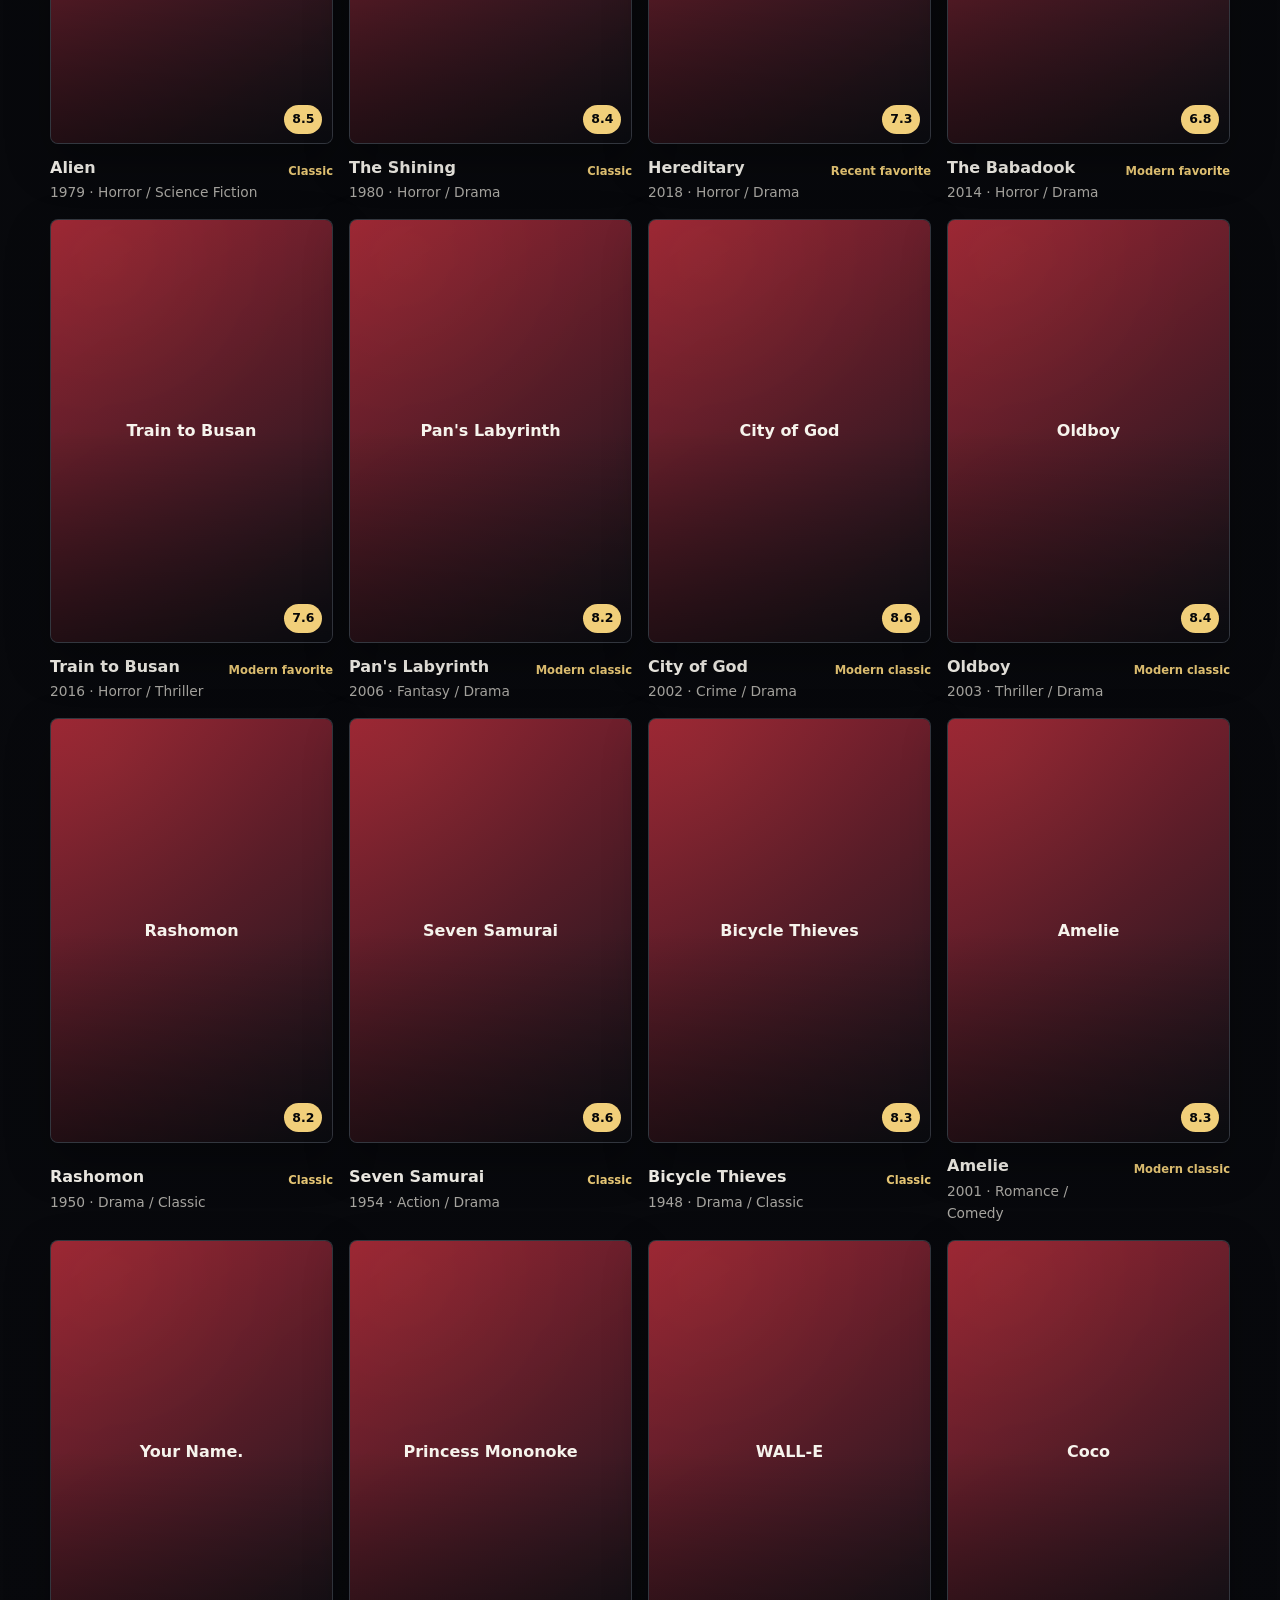
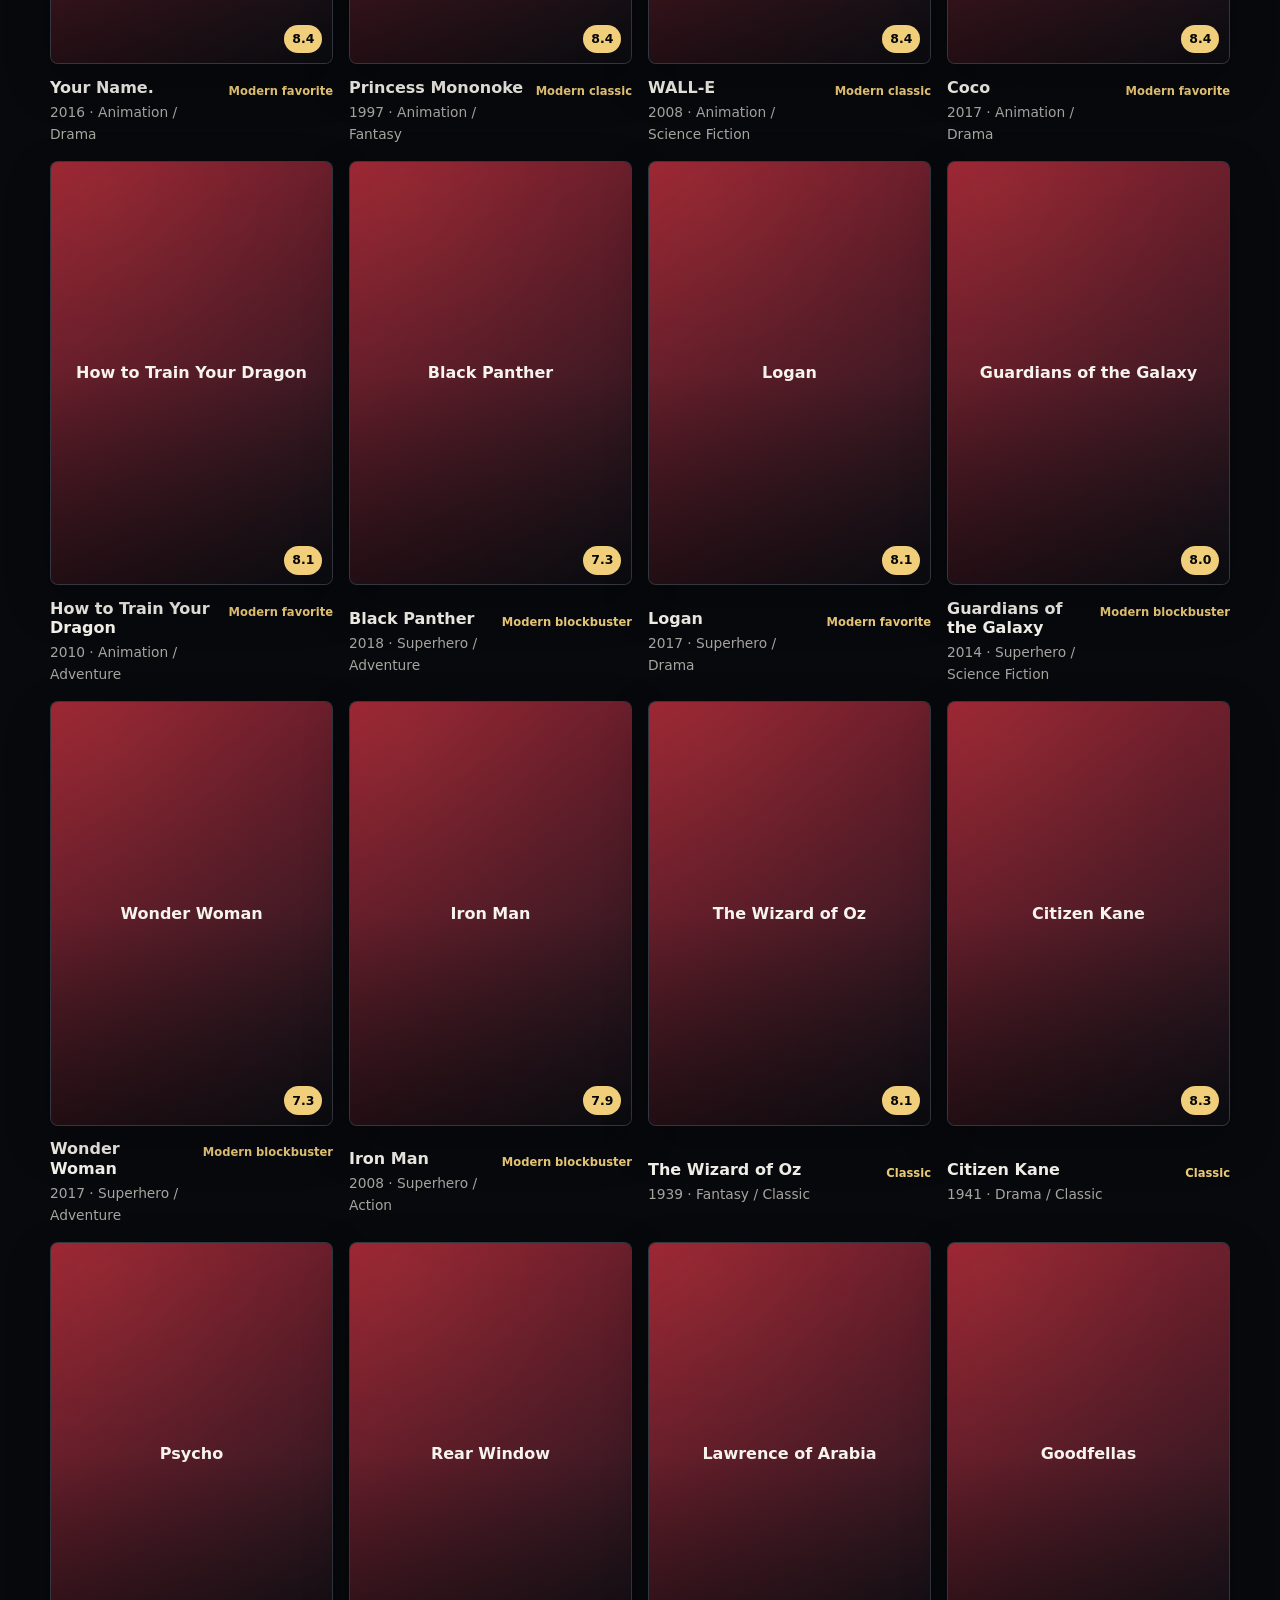
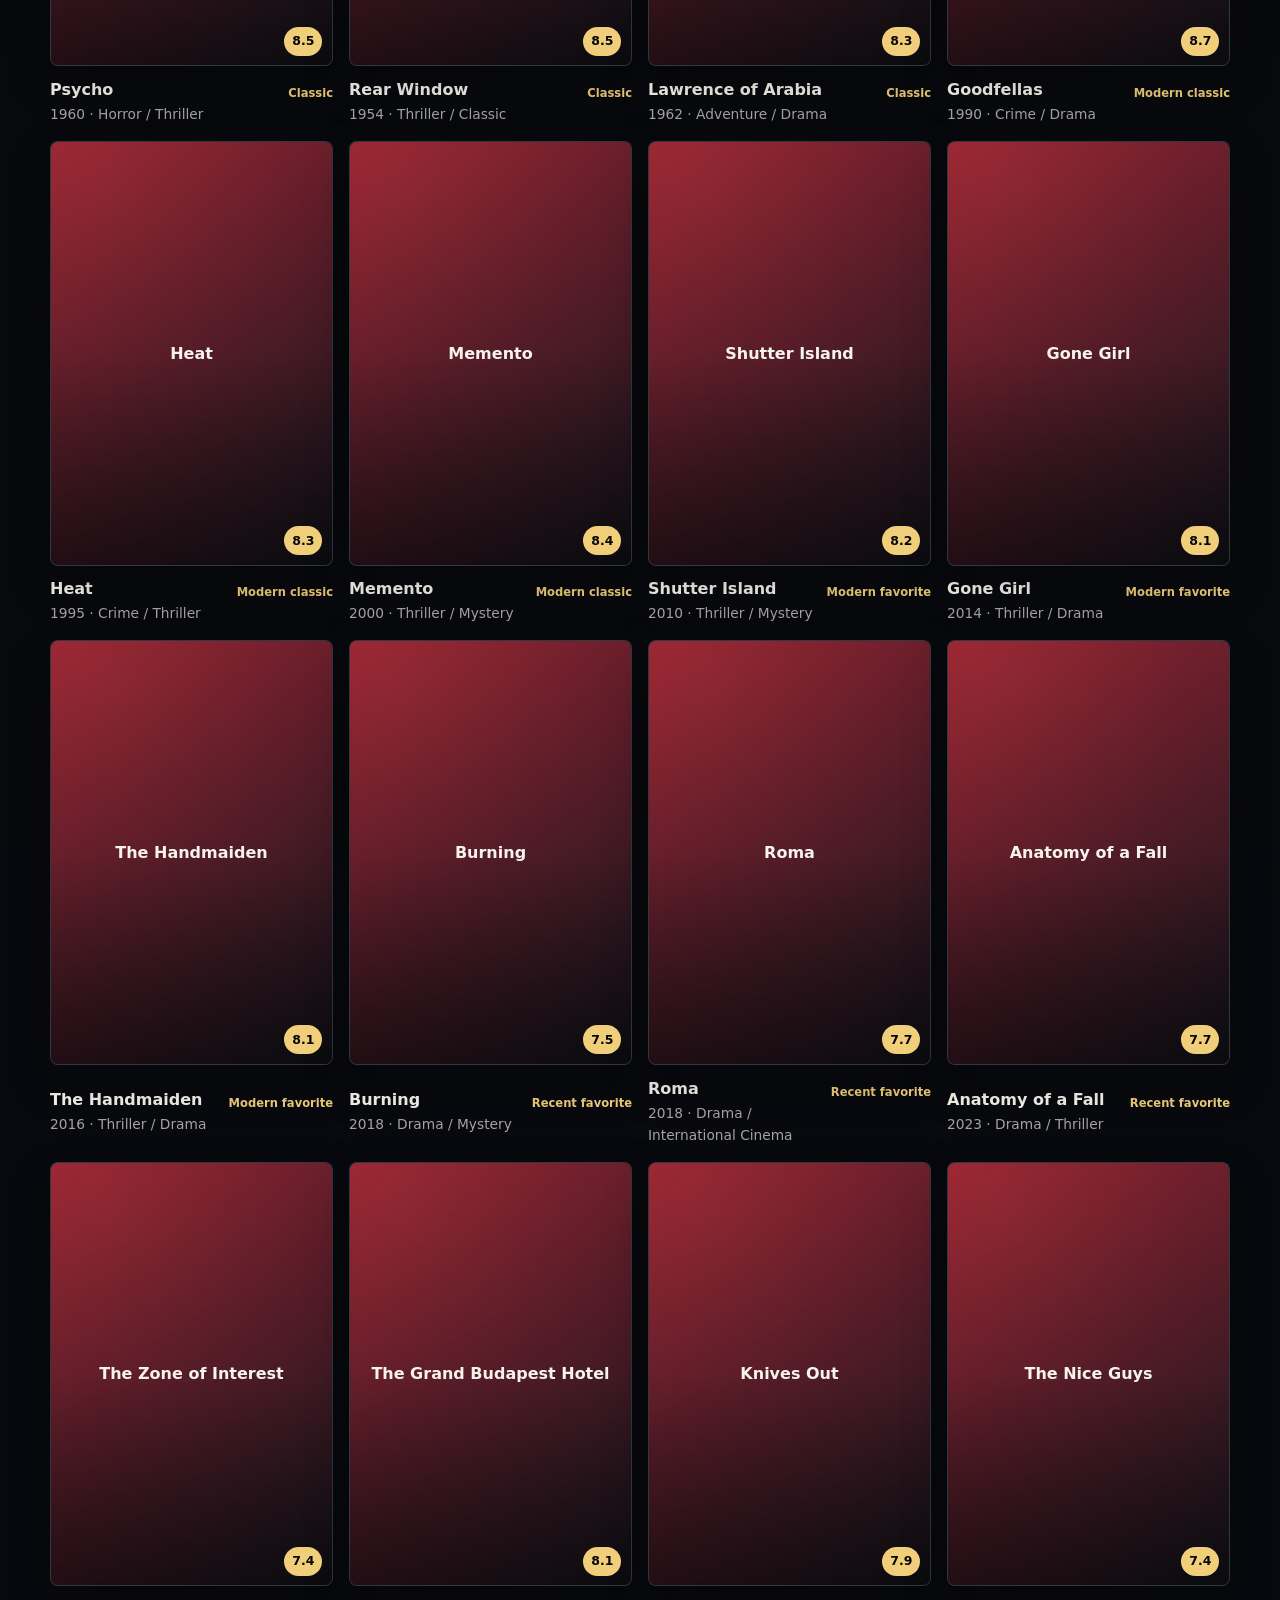
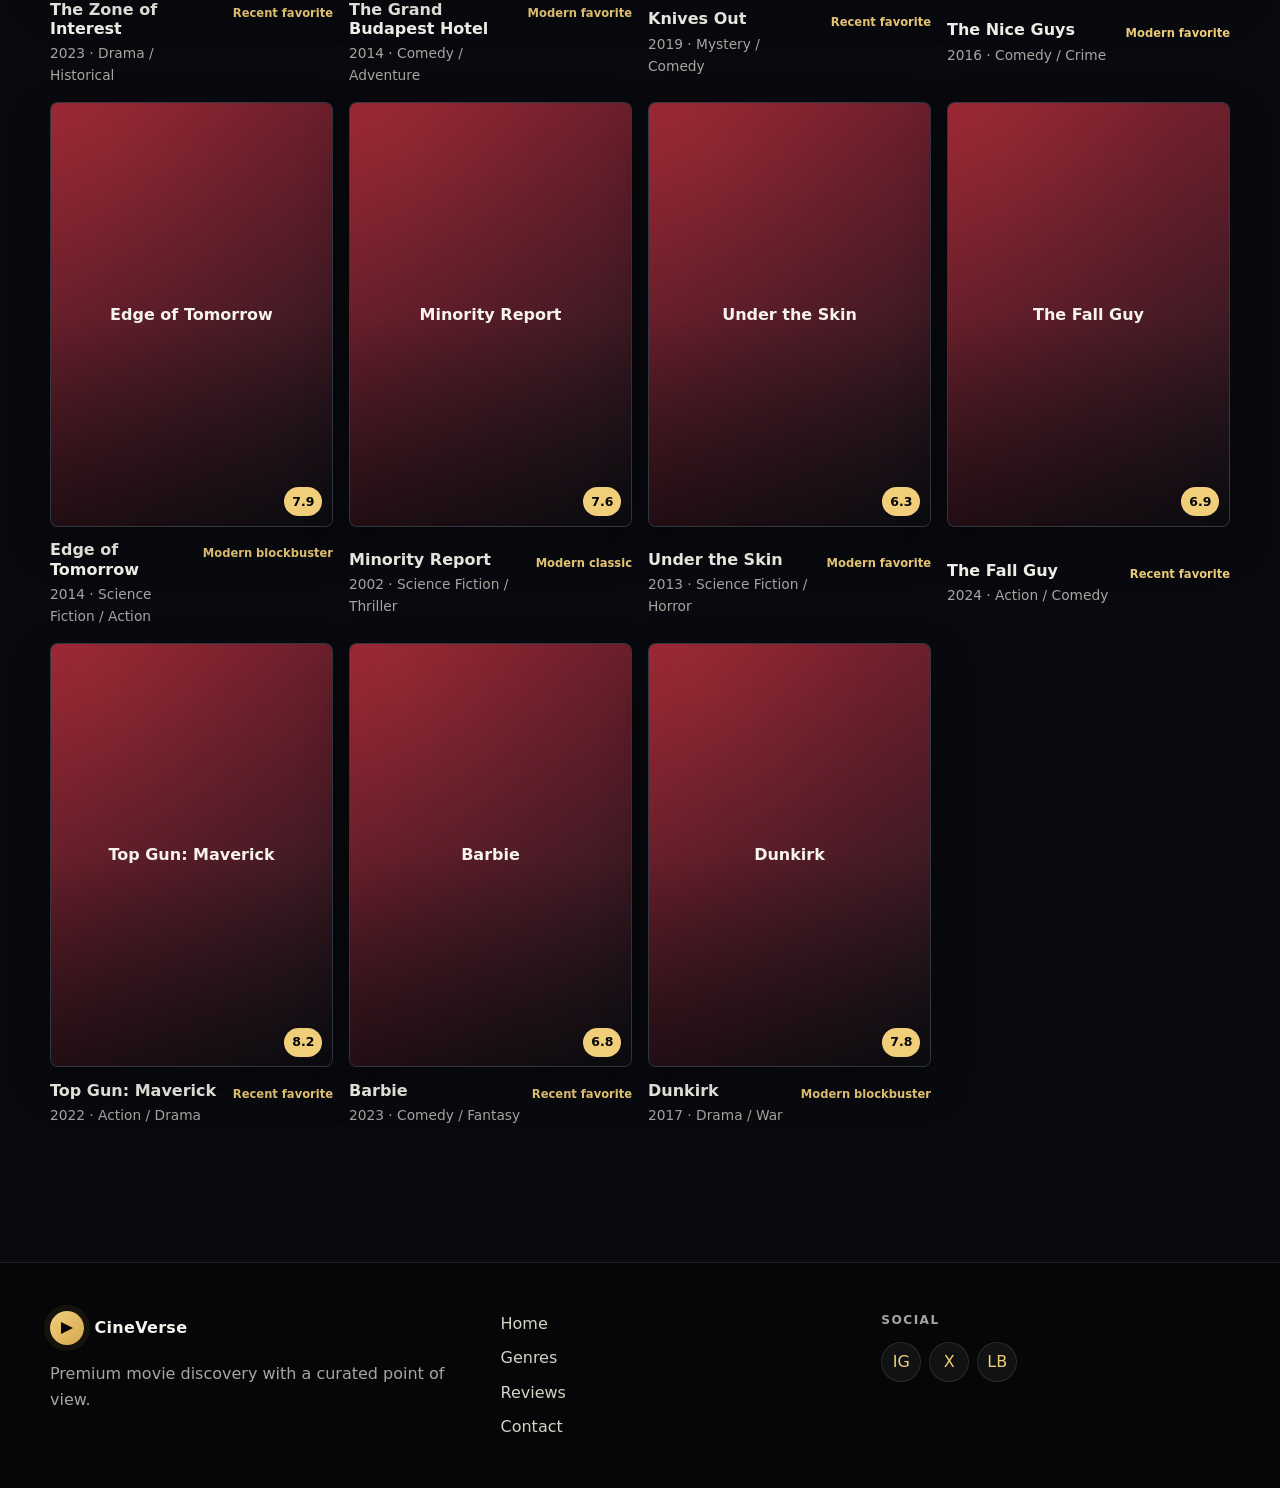
<file: movies.html>
<!DOCTYPE html>
<html lang="en">
<head>
  <meta charset="UTF-8">
  <meta name="viewport" content="width=device-width, initial-scale=1.0">
  <meta name="description" content="Browse CineVerse's curated movie library with local search across titles, genres, and years.">
  <title>Movies | CineVerse</title>
  <link rel="preconnect" href="https://image.tmdb.org">
  <link rel="stylesheet" href="css/styles.css">
</head>
<body data-page="movies">
  <a class="skip-link" href="#main">Skip to content</a>
  <header class="site-header">
    <div class="nav-shell">
      <a class="brand" href="index.html" aria-label="CineVerse home"><span class="brand-mark"></span><span>CineVerse</span></a>
      <nav class="site-nav" id="site-navigation" aria-label="Primary navigation">
        <a href="index.html" data-nav-link="home">Home</a>
        <a href="movies.html" data-nav-link="movies">Movies</a>
        <a href="genres.html" data-nav-link="genres">Genres</a>
        <a href="reviews.html" data-nav-link="reviews">Reviews</a>
        <a href="about.html" data-nav-link="about">About</a>
        <a href="contact.html" data-nav-link="contact">Contact</a>
      </nav>
      <div class="nav-actions">
        <form class="nav-search" data-global-search role="search">
          <label class="sr-only" for="global-search-movies">Search movies</label>
          <input id="global-search-movies" type="search" placeholder="Search films">
          <button type="submit" aria-label="Search">⌕</button>
        </form>
        <button class="nav-toggle" type="button" aria-controls="site-navigation" aria-expanded="false" data-nav-toggle><span></span></button>
      </div>
    </div>
  </header>
  <main class="main" id="main">
    <section class="page-hero reveal">
      <p class="eyebrow">Curated library</p>
      <h1>Movies Selected for Discovery</h1>
      <p>Search across a balanced mix of classics, blockbusters, critical favorites, animation, science fiction, drama, superhero cinema, and thrillers.</p>
    </section>
    <section class="section reveal" aria-labelledby="movie-library-title">
      <div class="toolbar">
        <label class="search-field" for="movie-search">
          <input id="movie-search" type="search" data-movie-search placeholder="Search by title, genre, or year">
          <div class="search-suggestions" data-search-suggestions hidden></div>
        </label>
        <span class="result-count" data-result-count>Curated films</span>
      </div>
      <div class="filter-row" data-filter-chips aria-label="Curated collection filters"></div>
      <h2 class="sr-only" id="movie-library-title">Movie Library</h2>
      <div class="poster-grid" data-movies-grid></div>
      <p class="empty-state" data-empty-state hidden>No curated films match that search.</p>
    </section>
  </main>
  <footer class="site-footer">
    <div class="footer-inner">
      <div><a class="brand" href="index.html"><span class="brand-mark"></span><span>CineVerse</span></a><p>Premium movie discovery with a curated point of view.</p></div>
      <div class="footer-links"><a href="index.html">Home</a><a href="genres.html">Genres</a><a href="reviews.html">Reviews</a><a href="contact.html">Contact</a></div>
      <div><p class="eyebrow">Social</p><div class="social-row"><a href="#" aria-label="Instagram">IG</a><a href="#" aria-label="X">X</a><a href="#" aria-label="Letterboxd">LB</a></div></div>
    </div>
  </footer>
  <script src="js/data.js"></script>
  <script src="js/main.js"></script>
</body>
</html>
</file>
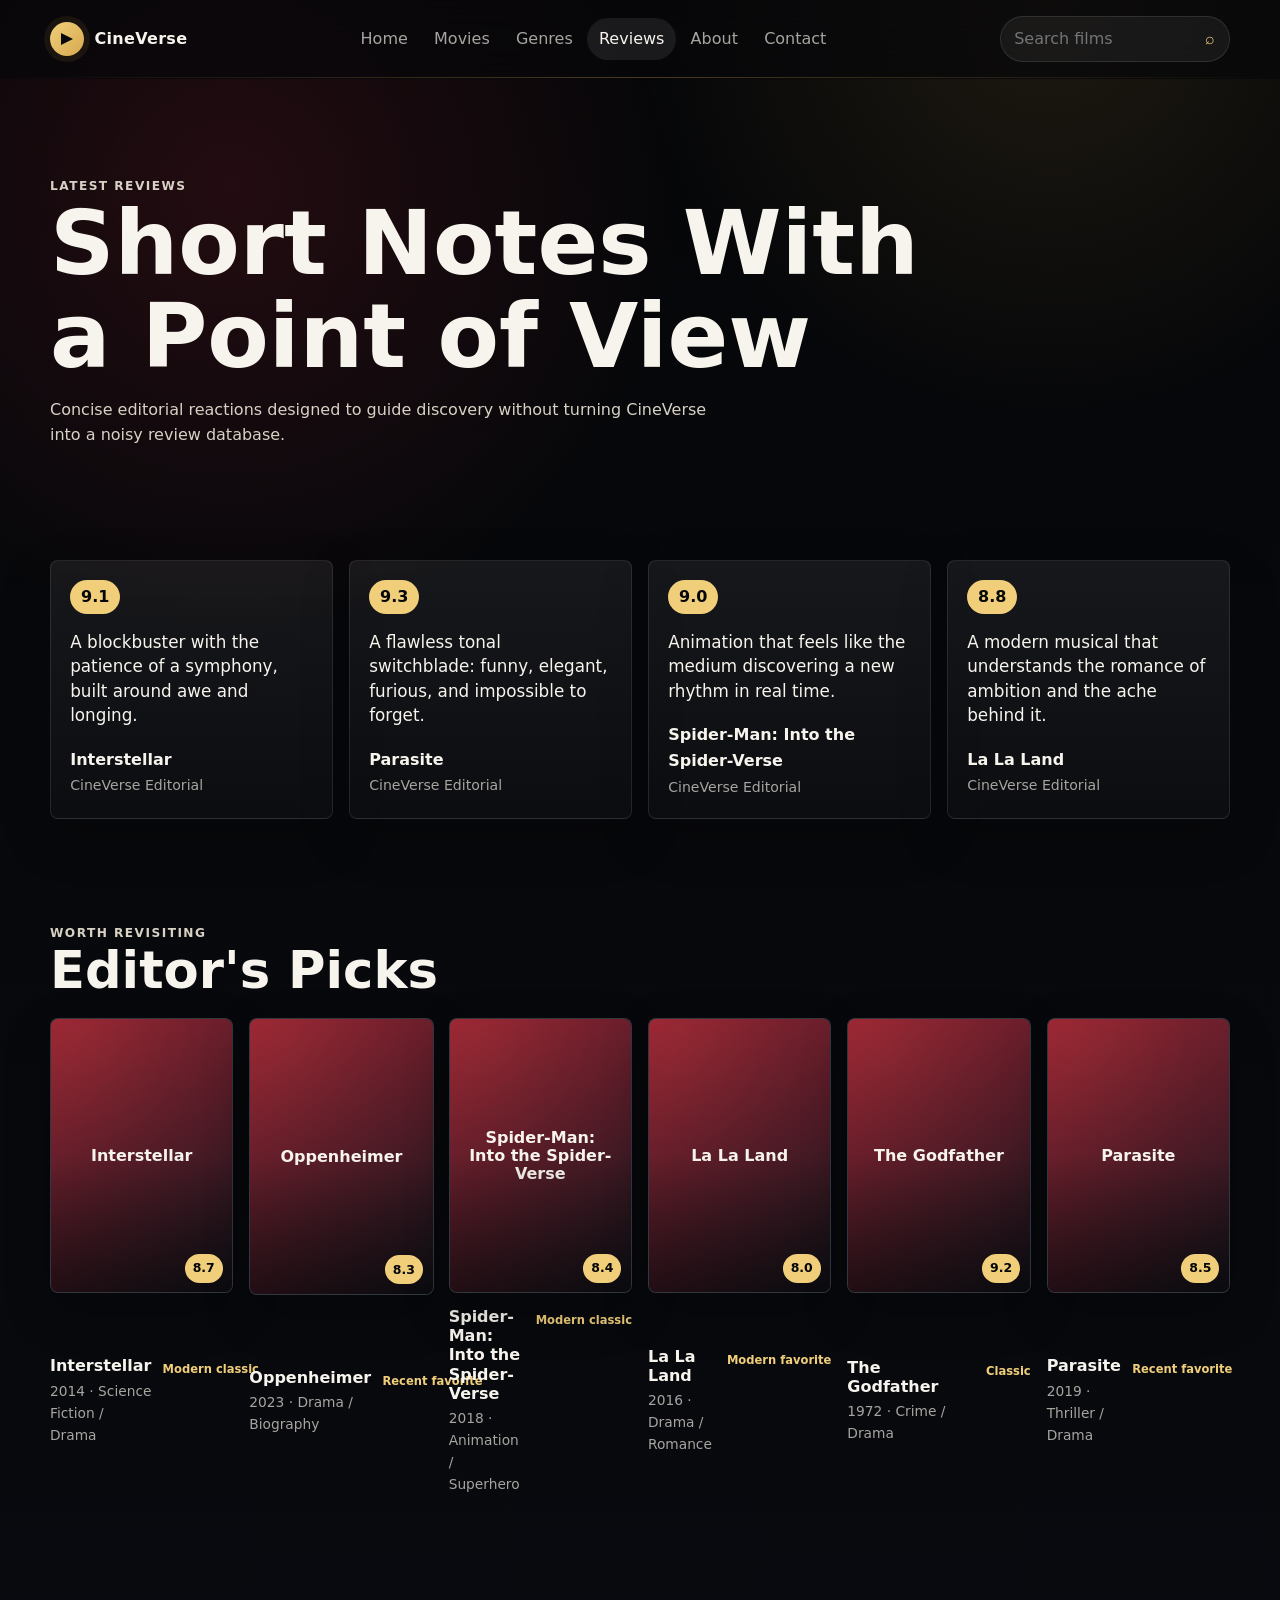
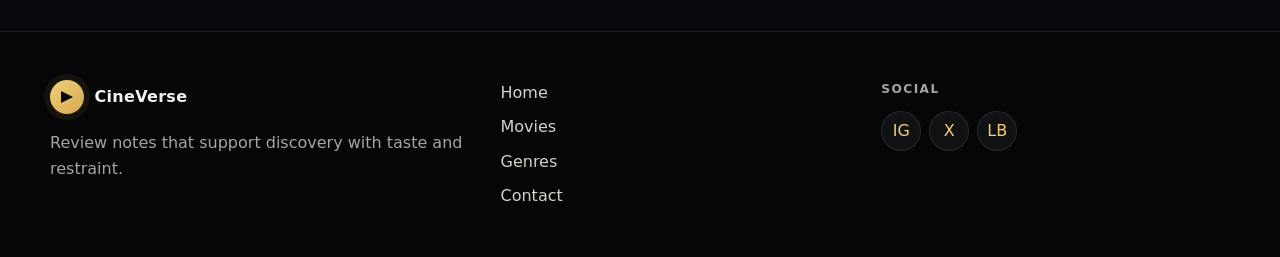
<file: reviews.html>
<!DOCTYPE html>
<html lang="en">
<head>
  <meta charset="UTF-8">
  <meta name="viewport" content="width=device-width, initial-scale=1.0">
  <meta name="description" content="Read concise CineVerse editorial reviews and notes for curated films.">
  <title>Reviews | CineVerse</title>
  <link rel="preconnect" href="https://image.tmdb.org">
  <link rel="stylesheet" href="css/styles.css">
</head>
<body data-page="reviews">
  <a class="skip-link" href="#main">Skip to content</a>
  <header class="site-header">
    <div class="nav-shell">
      <a class="brand" href="index.html" aria-label="CineVerse home"><span class="brand-mark"></span><span>CineVerse</span></a>
      <nav class="site-nav" id="site-navigation" aria-label="Primary navigation">
        <a href="index.html" data-nav-link="home">Home</a><a href="movies.html" data-nav-link="movies">Movies</a><a href="genres.html" data-nav-link="genres">Genres</a><a href="reviews.html" data-nav-link="reviews">Reviews</a><a href="about.html" data-nav-link="about">About</a><a href="contact.html" data-nav-link="contact">Contact</a>
      </nav>
      <div class="nav-actions"><form class="nav-search" data-global-search role="search"><label class="sr-only" for="global-search-reviews">Search movies</label><input id="global-search-reviews" type="search" placeholder="Search films"><button type="submit" aria-label="Search">⌕</button></form><button class="nav-toggle" type="button" aria-controls="site-navigation" aria-expanded="false" data-nav-toggle><span></span></button></div>
    </div>
  </header>
  <main class="main" id="main">
    <section class="page-hero reveal">
      <p class="eyebrow">Latest Reviews</p>
      <h1>Short Notes With a Point of View</h1>
      <p>Concise editorial reactions designed to guide discovery without turning CineVerse into a noisy review database.</p>
    </section>
    <section class="section reveal">
      <div class="review-grid" data-review-grid></div>
    </section>
    <section class="section reveal" aria-labelledby="review-picks-title">
      <div class="section-heading">
        <div><p class="eyebrow">Worth revisiting</p><h2 id="review-picks-title">Editor's Picks</h2></div>
      </div>
      <div class="poster-grid compact" data-editors-grid></div>
    </section>
  </main>
  <footer class="site-footer">
    <div class="footer-inner">
      <div><a class="brand" href="index.html"><span class="brand-mark"></span><span>CineVerse</span></a><p>Review notes that support discovery with taste and restraint.</p></div>
      <div class="footer-links"><a href="index.html">Home</a><a href="movies.html">Movies</a><a href="genres.html">Genres</a><a href="contact.html">Contact</a></div>
      <div><p class="eyebrow">Social</p><div class="social-row"><a href="#" aria-label="Instagram">IG</a><a href="#" aria-label="X">X</a><a href="#" aria-label="Letterboxd">LB</a></div></div>
    </div>
  </footer>
  <script src="js/data.js"></script>
  <script src="js/main.js"></script>
</body>
</html>
</file>
<file: css/styles.css>
:root {
  --bg: #07080b;
  --bg-soft: #0d0f14;
  --surface: #11141b;
  --surface-elevated: #171b24;
  --surface-glass: rgba(17, 20, 27, 0.7);
  --text: #f7f4ed;
  --muted: #a7a5a0;
  --soft: #d8d2c5;
  --gold: #d6a84f;
  --gold-soft: #f1cf7a;
  --crimson: #a92535;
  --crimson-soft: #e05262;
  --line: rgba(255, 255, 255, 0.1);
  --shadow: 0 24px 70px rgba(0, 0, 0, 0.45);
  --radius: 8px;
  --radius-sm: 6px;
  --max: 1180px;
  --nav-height: 78px;
  font-family: Inter, ui-sans-serif, system-ui, -apple-system, BlinkMacSystemFont, "Segoe UI", sans-serif;
}

* {
  box-sizing: border-box;
}

html {
  scroll-behavior: smooth;
  background: var(--bg);
}

body {
  margin: 0;
  color: var(--text);
  background:
    radial-gradient(circle at 18% 10%, rgba(169, 37, 53, 0.18), transparent 28rem),
    radial-gradient(circle at 82% 0%, rgba(214, 168, 79, 0.12), transparent 26rem),
    linear-gradient(180deg, #050608 0%, var(--bg) 35%, #090a0f 100%);
  line-height: 1.6;
  letter-spacing: 0;
}

body::before {
  position: fixed;
  inset: 0;
  z-index: -2;
  pointer-events: none;
  content: "";
  background-image:
    linear-gradient(rgba(255, 255, 255, 0.025) 1px, transparent 1px),
    linear-gradient(90deg, rgba(255, 255, 255, 0.018) 1px, transparent 1px);
  background-size: 72px 72px;
  mask-image: linear-gradient(to bottom, black, transparent 72%);
}

img {
  display: block;
  max-width: 100%;
}

.sr-only {
  position: absolute;
  width: 1px;
  height: 1px;
  padding: 0;
  margin: -1px;
  overflow: hidden;
  white-space: nowrap;
  border: 0;
  clip: rect(0, 0, 0, 0);
}

a {
  color: inherit;
  text-decoration: none;
}

:focus-visible {
  outline: 2px solid rgba(241, 207, 122, 0.9);
  outline-offset: 3px;
}

.modal-open {
  overflow: hidden;
}

button,
input,
textarea,
select {
  font: inherit;
}

button {
  cursor: pointer;
}

.skip-link {
  position: fixed;
  top: 14px;
  left: 14px;
  z-index: 100;
  padding: 0.65rem 0.9rem;
  color: #050608;
  background: var(--gold-soft);
  border-radius: var(--radius-sm);
  transform: translateY(-140%);
  transition: transform 180ms ease;
}

.skip-link:focus {
  transform: translateY(0);
}

.site-header {
  position: sticky;
  top: 0;
  z-index: 40;
  min-height: var(--nav-height);
  border-bottom: 1px solid transparent;
  background: rgba(7, 8, 11, 0.72);
  backdrop-filter: blur(18px);
}

.site-header::after {
  position: absolute;
  right: 0;
  bottom: 0;
  left: 0;
  height: 1px;
  content: "";
  background: linear-gradient(90deg, transparent, rgba(214, 168, 79, 0.32), transparent);
}

.nav-shell {
  display: flex;
  align-items: center;
  justify-content: space-between;
  gap: 1rem;
  width: min(100% - 2rem, var(--max));
  min-height: var(--nav-height);
  margin: 0 auto;
}

.brand {
  display: inline-flex;
  align-items: center;
  gap: 0.65rem;
  font-weight: 800;
  letter-spacing: 0.02em;
}

.brand-mark {
  display: grid;
  width: 34px;
  height: 34px;
  place-items: center;
  color: #050608;
  background: linear-gradient(135deg, var(--gold-soft), var(--gold));
  border-radius: 50%;
  box-shadow: 0 0 0 6px rgba(214, 168, 79, 0.08);
}

.brand-mark::before {
  width: 12px;
  height: 12px;
  content: "";
  background: var(--bg);
  clip-path: polygon(0 0, 100% 50%, 0 100%);
}

.site-nav {
  display: flex;
  align-items: center;
  gap: 0.2rem;
}

.site-nav a {
  padding: 0.5rem 0.72rem;
  color: var(--muted);
  border-radius: 999px;
  transition: color 180ms ease, background-color 180ms ease;
}

.site-nav a:hover,
.site-nav a:focus-visible,
.site-nav a[aria-current="page"] {
  color: var(--text);
  background: rgba(255, 255, 255, 0.08);
}

.nav-actions {
  display: flex;
  align-items: center;
  gap: 0.75rem;
}

.nav-search {
  position: relative;
  display: flex;
  align-items: center;
  width: clamp(170px, 18vw, 250px);
  border: 1px solid var(--line);
  background: rgba(255, 255, 255, 0.06);
  border-radius: 999px;
  overflow: hidden;
}

.nav-search input {
  width: 100%;
  min-width: 0;
  padding: 0.58rem 0.85rem;
  color: var(--text);
  border: 0;
  outline: 0;
  background: transparent;
}

.nav-search:focus-within,
.search-field:focus-within {
  border-color: rgba(214, 168, 79, 0.65);
  box-shadow: 0 0 0 4px rgba(214, 168, 79, 0.1);
}

.nav-search button {
  width: 38px;
  height: 38px;
  flex: 0 0 38px;
  color: var(--gold-soft);
  border: 0;
  background: transparent;
}

.nav-toggle {
  display: none;
  width: 42px;
  height: 42px;
  color: var(--text);
  border: 1px solid var(--line);
  background: rgba(255, 255, 255, 0.06);
  border-radius: 50%;
}

.nav-toggle span,
.nav-toggle::before,
.nav-toggle::after {
  display: block;
  width: 17px;
  height: 2px;
  margin: 4px auto;
  content: "";
  background: currentColor;
  border-radius: 99px;
}

.main {
  overflow: hidden;
}

.section,
.page-hero {
  width: min(100% - 2rem, var(--max));
  margin: 0 auto;
}

.section {
  padding: 4.5rem 0;
}

.section + .section {
  padding-top: 1.2rem;
}

.section-heading {
  display: flex;
  align-items: end;
  justify-content: space-between;
  gap: 1rem;
  margin-bottom: 1.35rem;
}

.section-heading h2,
.page-hero h1,
.hero-copy h1,
.feature-copy h2 {
  margin: 0;
  line-height: 1.04;
  letter-spacing: 0;
}

.section-heading h2,
.feature-copy h2 {
  font-size: clamp(1.85rem, 4vw, 3.2rem);
}

.section-heading p,
.page-hero p,
.hero-copy p,
.feature-copy p {
  max-width: 680px;
  margin: 0.85rem 0 0;
  color: var(--soft);
}

.eyebrow {
  margin: 0 0 0.7rem;
  color: var(--gold-soft);
  font-size: 0.76rem;
  font-weight: 800;
  letter-spacing: 0.12em;
  text-transform: uppercase;
}

.button {
  display: inline-flex;
  align-items: center;
  justify-content: center;
  min-height: 44px;
  padding: 0.75rem 1rem;
  font-weight: 750;
  border: 1px solid var(--line);
  border-radius: 999px;
  transition: transform 180ms ease, border-color 180ms ease, background-color 180ms ease, box-shadow 180ms ease;
}

.button:hover,
.button:focus-visible {
  transform: translateY(-2px);
  box-shadow: 0 12px 30px rgba(0, 0, 0, 0.24);
}

.button-primary {
  color: #08090c;
  background: linear-gradient(135deg, var(--gold-soft), var(--gold));
  border-color: rgba(214, 168, 79, 0.8);
}

.button-secondary {
  color: var(--text);
  background: rgba(255, 255, 255, 0.07);
}

.hero {
  position: relative;
  min-height: calc(100vh - var(--nav-height));
  display: grid;
  align-items: center;
  isolation: isolate;
}

.hero::before {
  position: absolute;
  inset: 0;
  z-index: -1;
  content: "";
  background:
    linear-gradient(90deg, rgba(7, 8, 11, 0.96) 0%, rgba(7, 8, 11, 0.78) 42%, rgba(7, 8, 11, 0.62) 100%),
    linear-gradient(0deg, var(--bg) 0%, transparent 28%);
}

.hero-inner {
  position: relative;
  display: grid;
  grid-template-columns: minmax(0, 0.92fr) minmax(420px, 1.08fr);
  gap: 2rem;
  width: min(100% - 2rem, 1280px);
  margin: 0 auto;
  padding: 5rem 0 4rem;
}

.hero-copy {
  align-self: center;
  max-width: 690px;
  z-index: 2;
}

.hero-copy h1 {
  max-width: 720px;
  font-size: clamp(3.4rem, 7.5vw, 7.4rem);
}

.hero-actions {
  display: flex;
  flex-wrap: wrap;
  gap: 0.85rem;
  margin-top: 1.6rem;
}

.hero-metrics {
  display: grid;
  grid-template-columns: repeat(3, minmax(0, 1fr));
  gap: 0.8rem;
  margin-top: 2.2rem;
  max-width: 610px;
}

.metric {
  padding: 1rem;
  border: 1px solid var(--line);
  background: rgba(255, 255, 255, 0.055);
  backdrop-filter: blur(14px);
  border-radius: var(--radius);
}

.metric strong {
  display: block;
  font-size: 1.45rem;
}

.metric span {
  color: var(--muted);
  font-size: 0.9rem;
}

.hero-collage {
  position: relative;
  min-height: 640px;
  filter: saturate(1.03);
}

.hero-collage::before {
  position: absolute;
  inset: 8% -8% 4% -6%;
  content: "";
  background:
    linear-gradient(90deg, rgba(7, 8, 11, 0.54), rgba(7, 8, 11, 0.18)),
    radial-gradient(circle at 50% 25%, rgba(214, 168, 79, 0.2), transparent 35%),
    rgba(255, 255, 255, 0.035);
  border: 1px solid rgba(255, 255, 255, 0.08);
  backdrop-filter: blur(3px);
  border-radius: 28px;
  transform: rotate(-3deg);
}

.collage-poster {
  position: absolute;
  margin: 0;
  width: 154px;
  aspect-ratio: 2 / 3;
  border: 1px solid rgba(255, 255, 255, 0.16);
  background: var(--surface-elevated);
  border-radius: var(--radius);
  box-shadow: var(--shadow);
  overflow: hidden;
  transform: rotate(var(--r, 0deg));
  animation: floatPoster 7s ease-in-out infinite;
}

.collage-poster::after {
  position: absolute;
  inset: 0;
  content: "";
  background: linear-gradient(180deg, transparent 42%, rgba(0, 0, 0, 0.6) 100%);
}

.collage-poster img,
.collage-poster .poster-fallback {
  width: 100%;
  height: 100%;
  object-fit: cover;
  filter: brightness(0.84);
}

.collage-poster figcaption {
  position: absolute;
  right: 0.65rem;
  bottom: 0.55rem;
  left: 0.65rem;
  z-index: 2;
  color: var(--text);
  font-size: 0.7rem;
  font-weight: 800;
  text-shadow: 0 2px 10px rgba(0, 0, 0, 0.7);
}

.collage-poster-1 { top: 6%; left: 20%; width: 178px; --r: -8deg; animation-delay: -1s; }
.collage-poster-2 { top: 0; left: 47%; width: 142px; --r: 7deg; animation-delay: -2s; }
.collage-poster-3 { top: 25%; left: 3%; width: 150px; --r: 6deg; animation-delay: -3s; }
.collage-poster-4 { top: 20%; left: 34%; width: 210px; --r: -3deg; z-index: 2; }
.collage-poster-5 { top: 19%; right: 2%; width: 166px; --r: 9deg; animation-delay: -4s; }
.collage-poster-6 { bottom: 10%; left: 13%; width: 178px; --r: -5deg; animation-delay: -5s; }
.collage-poster-7 { bottom: 1%; left: 45%; width: 148px; --r: 5deg; animation-delay: -2.6s; }
.collage-poster-8 { bottom: 19%; right: 6%; width: 192px; --r: -7deg; animation-delay: -1.5s; }
.collage-poster-9 { bottom: 34%; left: 57%; width: 126px; --r: 4deg; animation-delay: -3.8s; }

@keyframes floatPoster {
  0%, 100% { translate: 0 0; }
  50% { translate: 0 -9px; }
}

.poster-grid {
  display: grid;
  grid-template-columns: repeat(4, minmax(0, 1fr));
  gap: 1rem;
}

.poster-grid.compact {
  grid-template-columns: repeat(6, minmax(0, 1fr));
}

.poster-card {
  cursor: pointer;
  display: grid;
  gap: 0.85rem;
  min-width: 0;
  border-radius: var(--radius);
  transition: transform 220ms ease, filter 220ms ease;
}

.poster-card:hover,
.poster-card:focus-visible {
  transform: translateY(-6px);
}

.poster-card:focus-visible .poster-art,
.poster-card:hover .poster-art {
  border-color: rgba(214, 168, 79, 0.38);
  box-shadow: 0 22px 58px rgba(0, 0, 0, 0.4), 0 0 0 1px rgba(214, 168, 79, 0.16);
}

.poster-card[hidden] {
  display: none;
}

.poster-art {
  position: relative;
  aspect-ratio: 2 / 3;
  border: 1px solid rgba(255, 255, 255, 0.12);
  background: var(--surface-elevated);
  border-radius: var(--radius);
  overflow: hidden;
  box-shadow: 0 18px 45px rgba(0, 0, 0, 0.28);
  transition: border-color 220ms ease, box-shadow 220ms ease, transform 220ms ease;
}

.poster-art::after {
  position: absolute;
  inset: 0;
  content: "";
  background: linear-gradient(180deg, transparent 50%, rgba(0, 0, 0, 0.6));
  opacity: 0.75;
}

.poster-art img,
.poster-fallback {
  width: 100%;
  height: 100%;
  object-fit: cover;
}

.poster-art img {
  transition: transform 420ms ease, filter 420ms ease;
}

.poster-card:hover .poster-art img,
.poster-card:focus-visible .poster-art img {
  transform: scale(1.035);
  filter: brightness(1.04) saturate(1.04);
}

.poster-fallback {
  display: grid;
  place-items: center;
  padding: 1rem;
  text-align: center;
  color: var(--text);
  font-weight: 850;
  line-height: 1.1;
  background:
    linear-gradient(145deg, rgba(169, 37, 53, 0.88), rgba(17, 20, 27, 0.95)),
    radial-gradient(circle at 20% 10%, rgba(214, 168, 79, 0.32), transparent 42%);
}

.poster-rating {
  position: absolute;
  right: 0.6rem;
  bottom: 0.6rem;
  z-index: 2;
  padding: 0.28rem 0.5rem;
  color: #050608;
  font-size: 0.78rem;
  font-weight: 850;
  background: var(--gold-soft);
  border-radius: 999px;
}

.poster-copy {
  display: flex;
  align-items: start;
  justify-content: space-between;
  gap: 0.7rem;
}

.poster-copy h3 {
  margin: 0;
  font-size: 1rem;
  line-height: 1.2;
}

.poster-copy p,
.poster-copy span {
  margin: 0.25rem 0 0;
  color: var(--muted);
  font-size: 0.86rem;
}

.poster-copy span {
  flex: 0 0 auto;
  color: var(--gold-soft);
  font-size: 0.72rem;
  font-weight: 750;
  text-align: right;
}

.genre-grid {
  display: grid;
  grid-template-columns: repeat(3, minmax(0, 1fr));
  gap: 1rem;
}

.collection-grid {
  display: grid;
  grid-template-columns: repeat(3, minmax(0, 1fr));
  gap: 1rem;
}

.genre-card,
.collection-card,
.review-card,
.content-panel,
.contact-card,
.feature-band {
  border: 1px solid var(--line);
  background: linear-gradient(180deg, rgba(255, 255, 255, 0.065), rgba(255, 255, 255, 0.025));
  border-radius: var(--radius);
  box-shadow: 0 18px 50px rgba(0, 0, 0, 0.22);
}

.collection-card {
  display: grid;
  grid-template-columns: 132px 1fr;
  gap: 1rem;
  min-height: 174px;
  padding: 1rem;
  overflow: hidden;
  transition: transform 220ms ease, border-color 220ms ease, background-color 220ms ease;
}

.collection-card:hover,
.collection-card:focus-visible {
  transform: translateY(-4px);
  border-color: rgba(214, 168, 79, 0.32);
  background: linear-gradient(180deg, rgba(255, 255, 255, 0.085), rgba(255, 255, 255, 0.035));
}

.collection-card__posters {
  position: relative;
  min-height: 150px;
}

.collection-card__posters img,
.collection-card__posters span {
  position: absolute;
  width: 78px;
  aspect-ratio: 2 / 3;
  object-fit: cover;
  border: 1px solid rgba(255, 255, 255, 0.14);
  background: var(--surface-elevated);
  border-radius: var(--radius-sm);
  box-shadow: 0 14px 34px rgba(0, 0, 0, 0.38);
}

.collection-card__posters span {
  display: grid;
  place-items: center;
  padding: 0.45rem;
  font-size: 0.62rem;
  font-weight: 800;
  text-align: center;
  background: linear-gradient(145deg, var(--crimson), var(--surface));
}

.collection-card__posters :nth-child(1) { left: 0; top: 26px; transform: rotate(-8deg); }
.collection-card__posters :nth-child(2) { left: 34px; top: 4px; z-index: 2; }
.collection-card__posters :nth-child(3) { left: 64px; top: 26px; transform: rotate(8deg); }
.collection-card__posters :nth-child(4) { left: 24px; top: 48px; z-index: 3; transform: rotate(-1deg); }

.collection-card h3 {
  margin: 0;
}

.collection-card p:not(.eyebrow) {
  margin: 0.45rem 0 0;
  color: var(--soft);
}

.genre-card {
  display: grid;
  grid-template-columns: 112px 1fr;
  gap: 1rem;
  padding: 1rem;
  overflow: hidden;
}

.genre-card__posters {
  position: relative;
  min-height: 138px;
}

.genre-card__posters img,
.genre-card__posters span {
  position: absolute;
  width: 72px;
  aspect-ratio: 2 / 3;
  object-fit: cover;
  border: 1px solid rgba(255, 255, 255, 0.14);
  background: var(--surface-elevated);
  border-radius: var(--radius-sm);
  box-shadow: 0 12px 28px rgba(0, 0, 0, 0.35);
}

.genre-card__posters span {
  display: grid;
  place-items: center;
  padding: 0.4rem;
  font-size: 0.65rem;
  font-weight: 800;
  text-align: center;
  background: linear-gradient(145deg, var(--crimson), var(--surface));
}

.genre-card__posters :nth-child(1) { left: 0; top: 14px; transform: rotate(-8deg); }
.genre-card__posters :nth-child(2) { left: 30px; top: 0; z-index: 2; }
.genre-card__posters :nth-child(3) { left: 58px; top: 20px; transform: rotate(8deg); }

.genre-card h3,
.review-card p,
.content-panel h2,
.contact-card h2 {
  margin: 0;
}

.genre-card p:not(.eyebrow),
.content-panel p,
.contact-card p {
  color: var(--soft);
}

.feature-band {
  display: grid;
  grid-template-columns: minmax(220px, 0.42fr) minmax(0, 1fr);
  gap: 2rem;
  align-items: center;
  padding: clamp(1rem, 4vw, 2rem);
  overflow: hidden;
}

.feature-poster {
  max-width: 300px;
  margin: 0 auto;
}

.feature-poster img {
  aspect-ratio: 2 / 3;
  object-fit: cover;
  border: 1px solid rgba(255, 255, 255, 0.14);
  border-radius: var(--radius);
  box-shadow: var(--shadow);
}

.feature-details {
  display: grid;
  grid-template-columns: repeat(2, minmax(0, 1fr));
  gap: 0.75rem;
  margin: 1.5rem 0;
}

.feature-details div {
  padding: 0.9rem;
  border: 1px solid var(--line);
  background: rgba(255, 255, 255, 0.05);
  border-radius: var(--radius-sm);
}

.feature-details dt {
  color: var(--muted);
  font-size: 0.78rem;
}

.feature-details dd {
  margin: 0.2rem 0 0;
  color: var(--text);
  font-weight: 760;
}

.review-grid {
  display: grid;
  grid-template-columns: repeat(4, minmax(0, 1fr));
  gap: 1rem;
}

.review-card {
  padding: 1.2rem;
}

.review-score {
  display: inline-flex;
  align-items: center;
  justify-content: center;
  min-width: 50px;
  height: 34px;
  margin-bottom: 1rem;
  color: #07080b;
  font-weight: 850;
  background: var(--gold-soft);
  border-radius: 999px;
}

.review-card blockquote {
  margin: 0;
  color: var(--text);
  font-size: 1.05rem;
  line-height: 1.45;
}

.review-card p {
  margin-top: 1.2rem;
  font-weight: 800;
}

.review-card span {
  color: var(--muted);
  font-size: 0.88rem;
}

.page-hero {
  padding: 5.3rem 0 2.5rem;
}

.page-hero h1 {
  max-width: 880px;
  font-size: clamp(3rem, 7vw, 6rem);
}

.toolbar {
  display: flex;
  align-items: center;
  justify-content: space-between;
  gap: 1rem;
  padding: 1rem;
  margin-bottom: 1.4rem;
  border: 1px solid var(--line);
  background: var(--surface-glass);
  backdrop-filter: blur(16px);
  border-radius: var(--radius);
}

.filter-row {
  display: flex;
  flex-wrap: wrap;
  gap: 0.55rem;
  margin: -0.5rem 0 1.5rem;
}

.filter-chip {
  min-height: 38px;
  padding: 0.48rem 0.75rem;
  color: var(--soft);
  border: 1px solid var(--line);
  background: rgba(255, 255, 255, 0.045);
  border-radius: 999px;
  transition: transform 180ms ease, color 180ms ease, border-color 180ms ease, background-color 180ms ease;
}

.filter-chip:hover,
.filter-chip:focus-visible,
.filter-chip[aria-pressed="true"] {
  color: var(--text);
  border-color: rgba(214, 168, 79, 0.42);
  background: rgba(214, 168, 79, 0.11);
  transform: translateY(-1px);
}

.search-field {
  position: relative;
  display: flex;
  align-items: center;
  width: min(100%, 520px);
  border: 1px solid var(--line);
  background: rgba(255, 255, 255, 0.06);
  border-radius: 999px;
}

.search-suggestions {
  position: absolute;
  top: calc(100% + 0.55rem);
  right: 0;
  left: 0;
  z-index: 15;
  padding: 0.45rem;
  border: 1px solid var(--line);
  background: rgba(7, 8, 11, 0.97);
  backdrop-filter: blur(18px);
  border-radius: var(--radius);
  box-shadow: var(--shadow);
}

.search-suggestions button {
  display: flex;
  align-items: center;
  justify-content: space-between;
  gap: 0.8rem;
  width: 100%;
  padding: 0.7rem 0.75rem;
  color: var(--text);
  text-align: left;
  border: 0;
  background: transparent;
  border-radius: var(--radius-sm);
}

.search-suggestions button:hover,
.search-suggestions button:focus-visible {
  background: rgba(255, 255, 255, 0.08);
}

.search-suggestions small {
  color: var(--muted);
  white-space: nowrap;
}

.search-field input {
  width: 100%;
  min-height: 46px;
  padding: 0 1rem;
  color: var(--text);
  border: 0;
  outline: 0;
  background: transparent;
}

.result-count {
  color: var(--muted);
  font-weight: 700;
}

.empty-state {
  padding: 2rem;
  color: var(--soft);
  text-align: center;
  border: 1px solid var(--line);
  border-radius: var(--radius);
}

.content-grid {
  display: grid;
  grid-template-columns: repeat(2, minmax(0, 1fr));
  gap: 1rem;
}

.content-panel {
  padding: clamp(1.1rem, 3vw, 1.7rem);
}

.content-panel ul {
  padding-left: 1.2rem;
  color: var(--soft);
}

.contact-layout {
  display: grid;
  grid-template-columns: minmax(0, 0.8fr) minmax(0, 1.2fr);
  gap: 1rem;
}

.contact-card {
  padding: clamp(1.1rem, 3vw, 1.8rem);
}

.contact-form {
  display: grid;
  gap: 1rem;
}

.form-row {
  display: grid;
  gap: 0.4rem;
}

.form-row label {
  color: var(--soft);
  font-weight: 700;
}

.form-row input,
.form-row textarea {
  width: 100%;
  color: var(--text);
  border: 1px solid var(--line);
  background: rgba(255, 255, 255, 0.06);
  border-radius: var(--radius-sm);
  outline: 0;
}

.form-row input {
  min-height: 48px;
  padding: 0 0.9rem;
}

.form-row textarea {
  min-height: 150px;
  padding: 0.85rem 0.9rem;
  resize: vertical;
}

.form-row input:focus,
.form-row textarea:focus {
  border-color: rgba(214, 168, 79, 0.78);
  box-shadow: 0 0 0 4px rgba(214, 168, 79, 0.11);
}

.form-status {
  min-height: 1.5rem;
  margin: 0;
  color: var(--muted);
}

.form-status.is-success {
  color: var(--gold-soft);
}

.form-status.is-error {
  color: var(--crimson-soft);
}

.site-footer {
  margin-top: 4rem;
  border-top: 1px solid var(--line);
  background: #050608;
}

.footer-inner {
  display: grid;
  grid-template-columns: 1.2fr 1fr 1fr;
  gap: 2rem;
  width: min(100% - 2rem, var(--max));
  margin: 0 auto;
  padding: 3rem 0;
}

.footer-inner p {
  max-width: 440px;
  color: var(--muted);
}

.footer-links {
  display: grid;
  gap: 0.55rem;
}

.footer-links a {
  color: var(--soft);
}

.footer-links a:hover,
.footer-links a:focus-visible {
  color: var(--gold-soft);
  outline: none;
}

.social-row {
  display: flex;
  flex-wrap: wrap;
  gap: 0.5rem;
}

.social-row a {
  display: inline-flex;
  align-items: center;
  justify-content: center;
  width: 40px;
  height: 40px;
  color: var(--gold-soft);
  border: 1px solid var(--line);
  background: rgba(255, 255, 255, 0.05);
  border-radius: 50%;
}

.movie-modal {
  position: fixed;
  inset: 0;
  z-index: 90;
  display: none;
  align-items: center;
  justify-content: center;
  padding: 1.2rem;
}

.movie-modal.is-open {
  display: flex;
}

.movie-modal__backdrop {
  position: absolute;
  inset: 0;
  background: rgba(0, 0, 0, 0.72);
  backdrop-filter: blur(14px);
}

.movie-modal__panel {
  position: relative;
  display: grid;
  grid-template-columns: minmax(190px, 0.42fr) minmax(0, 0.78fr);
  gap: clamp(1rem, 4vw, 2rem);
  width: min(100%, 920px);
  max-height: min(86vh, 760px);
  padding: clamp(1rem, 3vw, 1.6rem);
  overflow: auto;
  border: 1px solid rgba(255, 255, 255, 0.14);
  background:
    linear-gradient(135deg, rgba(255, 255, 255, 0.09), rgba(255, 255, 255, 0.035)),
    var(--surface);
  border-radius: var(--radius);
  box-shadow: var(--shadow);
  animation: modalIn 180ms ease-out;
}

@keyframes modalIn {
  from {
    opacity: 0;
    transform: translateY(14px) scale(0.98);
  }
  to {
    opacity: 1;
    transform: translateY(0) scale(1);
  }
}

.modal-close {
  position: absolute;
  top: 0.8rem;
  right: 0.8rem;
  z-index: 2;
  width: 38px;
  height: 38px;
  color: var(--text);
  border: 1px solid var(--line);
  background: rgba(0, 0, 0, 0.28);
  border-radius: 50%;
}

.movie-modal__poster {
  align-self: start;
}

.movie-modal__poster img,
.movie-modal__poster .poster-fallback {
  width: 100%;
  aspect-ratio: 2 / 3;
  object-fit: cover;
  border: 1px solid rgba(255, 255, 255, 0.14);
  border-radius: var(--radius);
  box-shadow: 0 24px 65px rgba(0, 0, 0, 0.42);
}

.movie-modal__copy h2 {
  max-width: 650px;
  margin: 0;
  font-size: clamp(2rem, 5vw, 4.2rem);
  line-height: 1.02;
}

.movie-modal__copy p {
  color: var(--soft);
}

.modal-details {
  display: grid;
  grid-template-columns: repeat(2, minmax(0, 1fr));
  gap: 0.7rem;
  margin: 1.4rem 0;
}

.modal-details div {
  padding: 0.78rem;
  border: 1px solid var(--line);
  background: rgba(255, 255, 255, 0.05);
  border-radius: var(--radius-sm);
}

.modal-details dt {
  color: var(--muted);
  font-size: 0.74rem;
}

.modal-details dd {
  margin: 0.2rem 0 0;
  font-weight: 750;
}

.modal-related h3 {
  margin: 0 0 0.7rem;
}

.modal-related div {
  display: flex;
  flex-wrap: wrap;
  gap: 0.45rem;
}

.modal-related button {
  padding: 0.5rem 0.68rem;
  color: var(--soft);
  border: 1px solid var(--line);
  background: rgba(255, 255, 255, 0.055);
  border-radius: 999px;
}

.modal-related button:hover,
.modal-related button:focus-visible {
  color: var(--gold-soft);
  border-color: rgba(214, 168, 79, 0.34);
}

.reveal {
  opacity: 0;
  transform: translateY(18px);
  transition: opacity 600ms ease, transform 600ms ease;
}

.reveal.is-visible {
  opacity: 1;
  transform: translateY(0);
}

body[data-page="movies"] .reveal {
  opacity: 1;
  transform: none;
}

body[data-page="movies"].reveal-ready .reveal {
  opacity: 0;
  transform: translateY(18px);
}

body[data-page="movies"].reveal-ready .reveal.is-visible {
  opacity: 1;
  transform: translateY(0);
}

@media (max-width: 1050px) {
  .hero-inner {
    grid-template-columns: 1fr;
  }

  .hero-collage {
    min-height: 500px;
    order: -1;
  }

  .poster-grid,
  .poster-grid.compact,
  .review-grid {
    grid-template-columns: repeat(3, minmax(0, 1fr));
  }

  .genre-grid,
  .collection-grid {
    grid-template-columns: repeat(2, minmax(0, 1fr));
  }
}

@media (max-width: 820px) {
  .nav-toggle {
    display: inline-block;
  }

  .site-nav {
    position: absolute;
    top: var(--nav-height);
    right: 1rem;
    left: 1rem;
    display: none;
    flex-direction: column;
    align-items: stretch;
    padding: 0.8rem;
    border: 1px solid var(--line);
    background: rgba(7, 8, 11, 0.96);
    backdrop-filter: blur(18px);
    border-radius: var(--radius);
    box-shadow: var(--shadow);
  }

  .site-nav.is-open {
    display: flex;
  }

  .site-nav a {
    border-radius: var(--radius-sm);
  }

  .nav-search {
    width: min(36vw, 210px);
  }

  .hero-copy h1,
  .page-hero h1 {
    font-size: clamp(2.6rem, 13vw, 5rem);
  }

  .hero-metrics,
  .feature-details,
  .content-grid,
  .contact-layout,
  .footer-inner {
    grid-template-columns: 1fr;
  }

  .feature-band {
    grid-template-columns: 1fr;
  }

  .poster-grid,
  .poster-grid.compact,
  .review-grid,
  .genre-grid,
  .collection-grid {
    grid-template-columns: repeat(2, minmax(0, 1fr));
  }

  .section-heading,
  .toolbar {
    align-items: start;
    flex-direction: column;
  }

  .search-field {
    width: 100%;
  }
}

@media (max-width: 560px) {
  .nav-shell {
    width: min(100% - 1rem, var(--max));
  }

  .nav-search {
    display: none;
  }

  .section,
  .page-hero {
    width: min(100% - 1.2rem, var(--max));
  }

  .section {
    padding: 3rem 0;
  }

  .hero-inner {
    width: min(100% - 1.2rem, var(--max));
    padding-top: 2.5rem;
  }

  .hero-collage {
    min-height: 390px;
  }

  .collage-poster-1 { top: 4%; left: 10%; width: 118px; }
  .collage-poster-2 { top: 3%; left: 50%; width: 98px; }
  .collage-poster-3 { top: 32%; left: 0; width: 106px; }
  .collage-poster-4 { top: 22%; left: 30%; width: 142px; }
  .collage-poster-5 { top: 28%; right: 0; width: 106px; }
  .collage-poster-6 { bottom: 8%; left: 10%; width: 114px; }
  .collage-poster-7 { bottom: 0; left: 42%; width: 104px; }
  .collage-poster-8 { bottom: 12%; right: 4%; width: 128px; }
  .collage-poster-9 { display: none; }

  .hero-metrics,
  .poster-grid,
  .poster-grid.compact,
  .review-grid,
  .genre-grid,
  .collection-grid,
  .modal-details,
  .movie-modal__panel {
    grid-template-columns: 1fr;
  }

  .genre-card,
  .collection-card {
    grid-template-columns: 96px 1fr;
  }

  .button {
    width: 100%;
  }
}

@media (prefers-reduced-motion: reduce) {
  *,
  *::before,
  *::after {
    scroll-behavior: auto !important;
    animation-duration: 0.01ms !important;
    animation-iteration-count: 1 !important;
    transition-duration: 0.01ms !important;
  }

  .reveal {
    opacity: 1;
    transform: none;
  }
}
</file>
